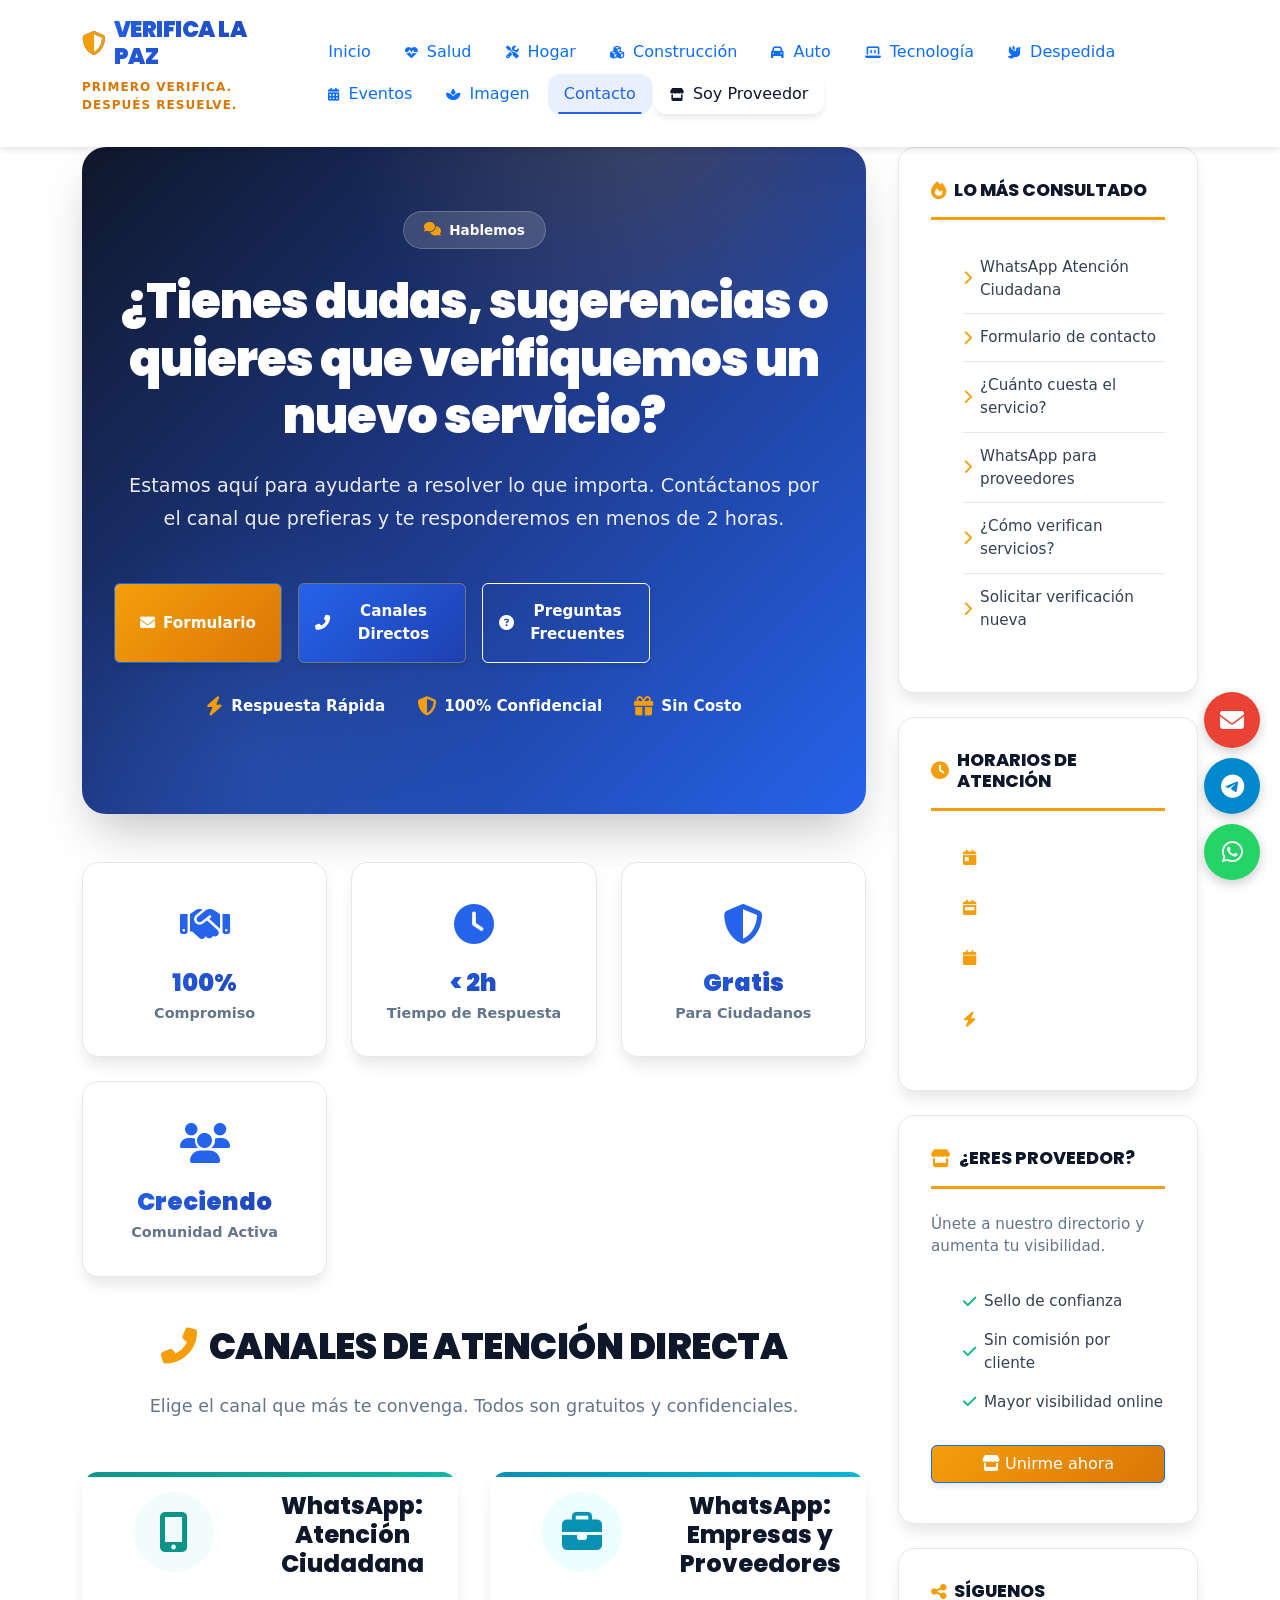
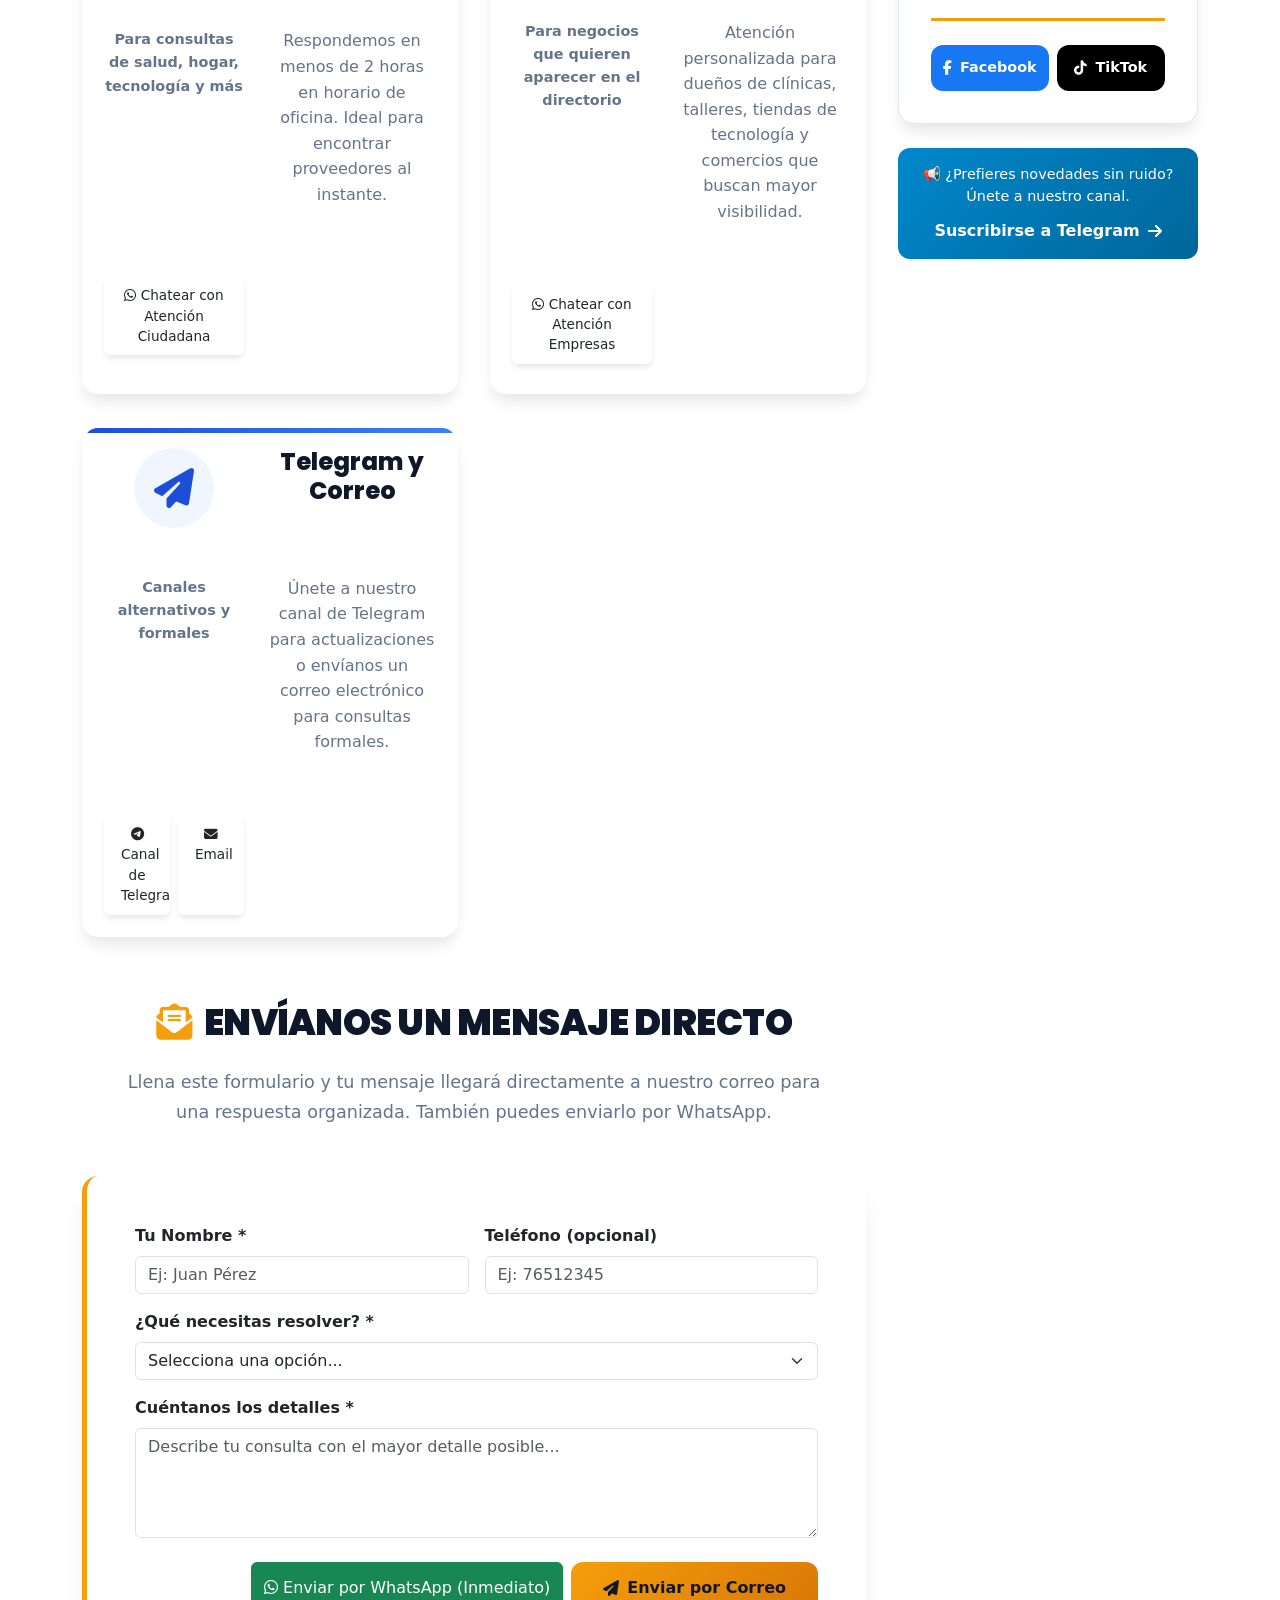
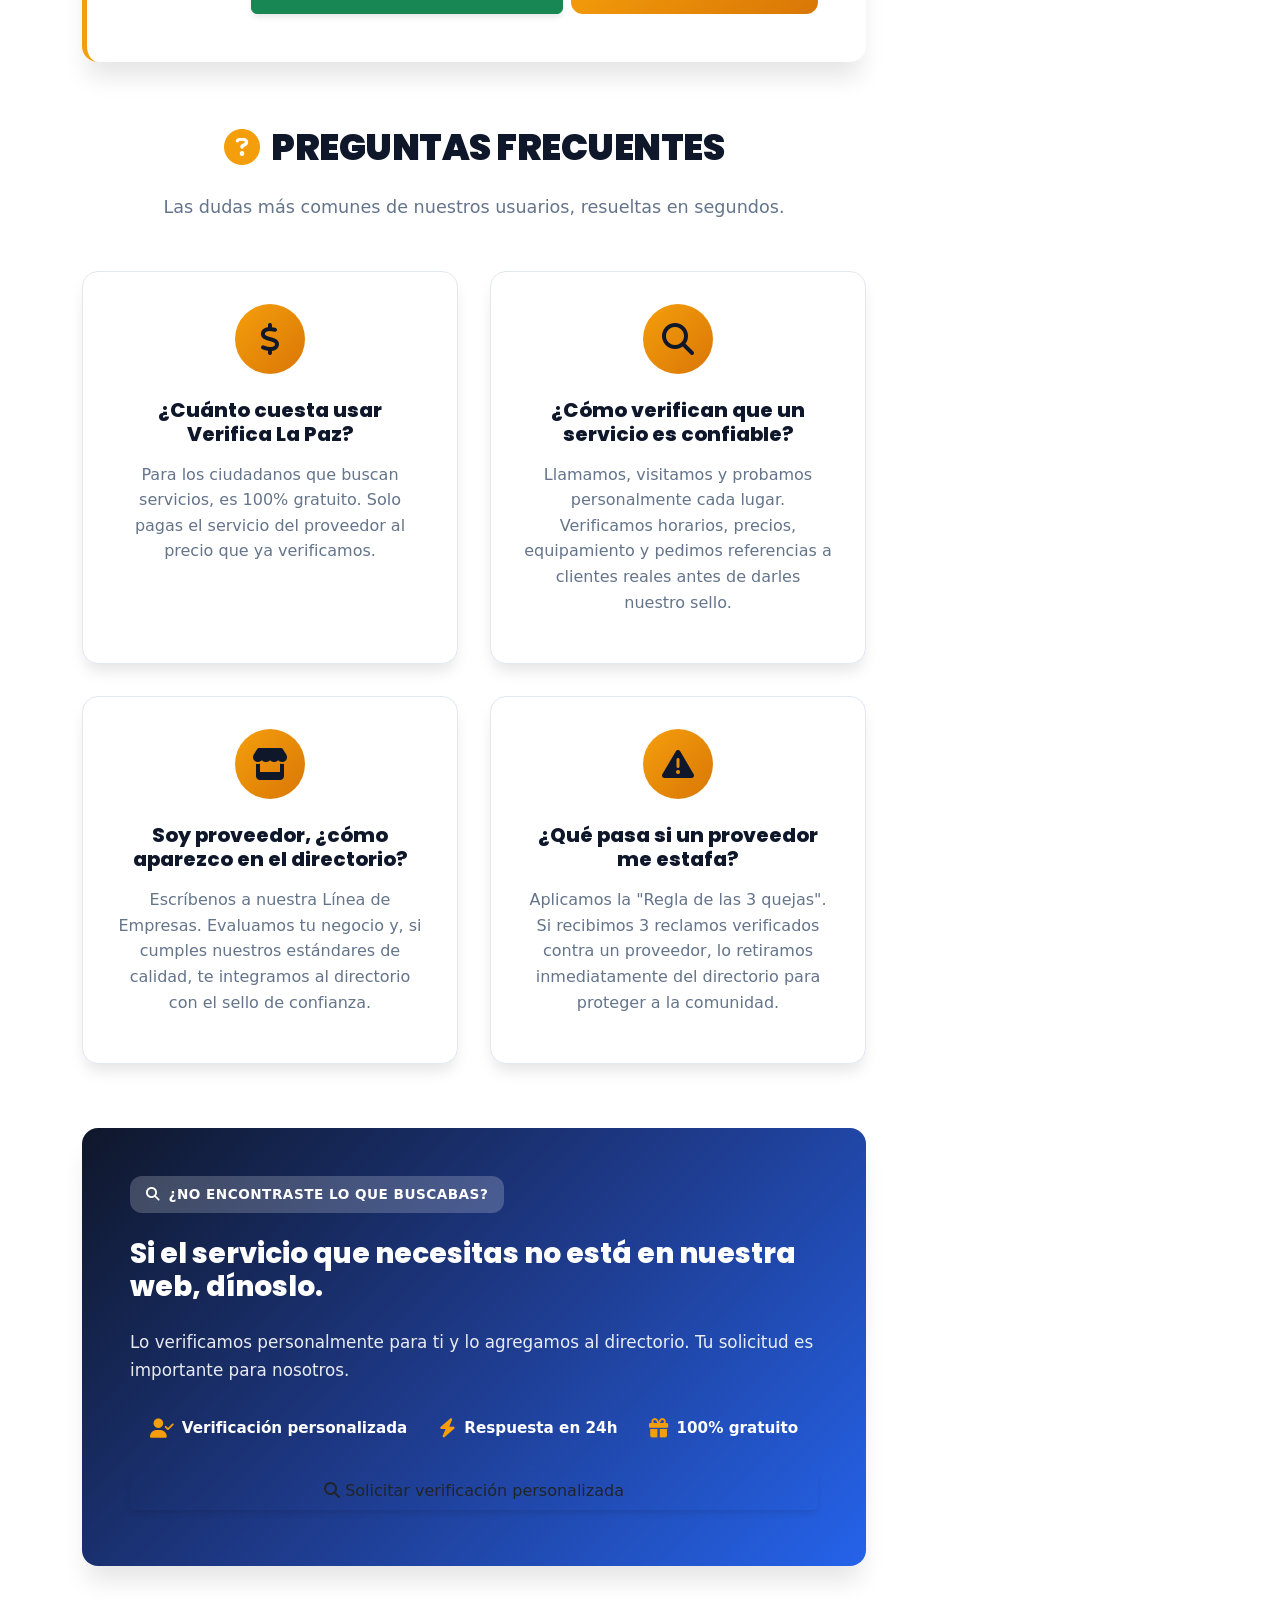
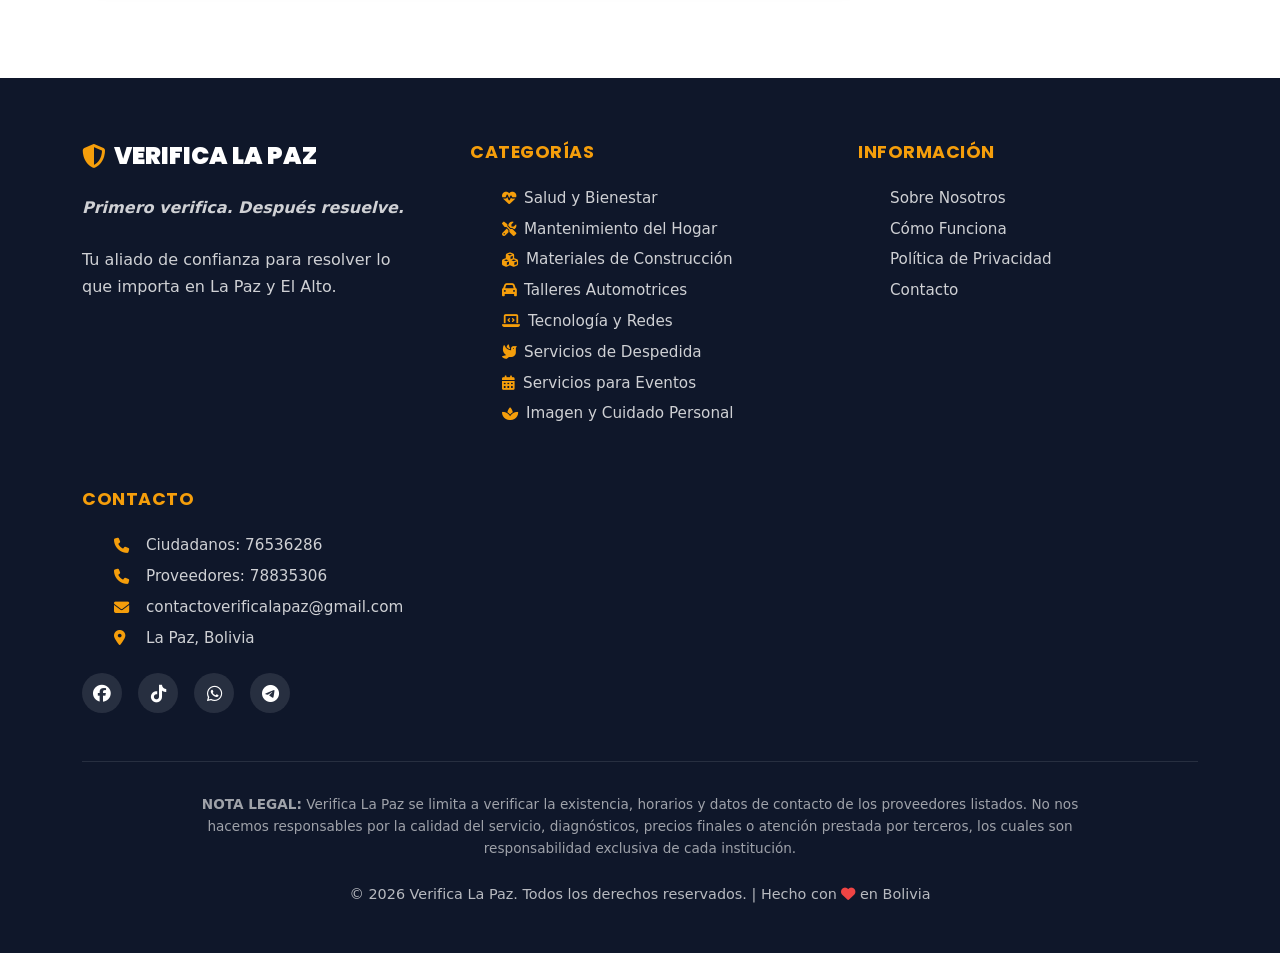
<file: contacto.html>
<!DOCTYPE html>
<html lang="es">
<head>
    <meta charset="UTF-8">
    <meta name="viewport" content="width=device-width, initial-scale=1.0">
    <meta name="description" content="Contáctanos para consultas, sugerencias o para verificar un nuevo servicio. Respuesta en menos de 2 horas.">
    <meta property="og:title" content="Contacto | Verifica La Paz">
    <meta property="og:description" content="¿Tienes dudas o quieres que verifiquemos un nuevo servicio? Contáctanos.">
    <meta property="og:type" content="website">
    <meta property="og:url" content="https://verificalapaz.com/contacto.html">
    <meta property="og:image" content="img/og-contacto.jpg">
    <meta property="og:locale" content="es_BO">
    <meta name="twitter:card" content="summary_large_image">
    <meta name="author" content="Verifica La Paz">
    <meta name="robots" content="index, follow">
    <meta name="theme-color" content="#0F172A">
    <link rel="canonical" href="https://verificalapaz.com/contacto.html">
    <title>Contacto | Verifica La Paz</title>
    <link rel="icon" type="image/png" href="img/favicon.png">
    <link rel="preconnect" href="https://fonts.googleapis.com">
    <link rel="preconnect" href="https://fonts.gstatic.com" crossorigin>
    <link href="https://fonts.googleapis.com/css2?family=Inter:wght@300;400;500;600;700;800;900&family=Poppins:wght@400;500;600;700;800;900&display=swap" rel="stylesheet">
    <link rel="stylesheet" href="https://cdnjs.cloudflare.com/ajax/libs/font-awesome/6.5.1/css/all.min.css">
    <link rel="stylesheet" href="css/style.css">
    <link href="https://cdn.jsdelivr.net/npm/bootstrap@5.3.0/dist/css/bootstrap.min.css" rel="stylesheet">
</head>
<body>

    <header class="header" id="header" role="banner">
        <div class="container header-content">
            <div class="logo">
                <h1><i class="fas fa-shield-alt" aria-hidden="true"></i> VERIFICA LA PAZ</h1>
                <p class="tagline">Primero verifica. Después resuelve.</p>
            </div>
            <button class="menu-toggle" id="menuToggle" aria-label="Abrir menú" aria-expanded="false" aria-controls="nav">
                <span></span><span></span><span></span>
            </button>
            <nav class="nav" id="nav" role="navigation" aria-label="Navegación principal">
                <a href="index.html" class="nav-link">Inicio</a>
                <a href="salud.html" class="nav-link"><i class="fas fa-heartbeat" aria-hidden="true"></i> Salud</a>
                <a href="hogar.html" class="nav-link"><i class="fas fa-tools" aria-hidden="true"></i> Hogar</a>
                <a href="construccion.html" class="nav-link"><i class="fas fa-cubes" aria-hidden="true"></i> Construcción</a>
                <a href="automotriz.html" class="nav-link"><i class="fas fa-car" aria-hidden="true"></i> Auto</a>
                <a href="tecnologia.html" class="nav-link"><i class="fas fa-laptop-code" aria-hidden="true"></i> Tecnología</a>
                <a href="funerarias.html" class="nav-link"><i class="fas fa-dove" aria-hidden="true"></i> Despedida</a>
                <a href="eventos.html" class="nav-link"><i class="fas fa-calendar-alt" aria-hidden="true"></i> Eventos</a>
                <a href="imagen.html" class="nav-link"><i class="fas fa-spa" aria-hidden="true"></i> Imagen</a>
                <a href="contacto.html" class="nav-link active" aria-current="page">Contacto</a>
                <a href="https://wa.me/59178835306?text=Hola,%20soy%20proveedor%20y%20quiero%20aparecer%20en%20el%20directorio" class="nav-link btn-proveedor" target="_blank" rel="noopener noreferrer">
                    <i class="fas fa-store" aria-hidden="true"></i> Soy Proveedor
                </a>
            </nav>
        </div>
    </header>

    <main class="main-content" role="main">
        <div class="container content-grid">
            <div class="content-main">
                
                <section class="hero" aria-labelledby="hero-title">
                    <div class="hero-content fade-in">
                        <div class="hero-badge"><i class="fas fa-comments" aria-hidden="true"></i> Hablemos</div>
                        <h2 class="hero-title" id="hero-title">¿Tienes dudas, sugerencias o quieres que verifiquemos un nuevo servicio?</h2>
                        <p class="hero-subtitle">Estamos aquí para ayudarte a resolver lo que importa. Contáctanos por el canal que prefieras y te responderemos en menos de 2 horas.</p>
                        
                        <div class="hero-buttons">
                            <a href="#formulario" class="btn btn-primary"><i class="fas fa-envelope" aria-hidden="true"></i> Formulario</a>
                            <a href="#canales" class="btn btn-secondary"><i class="fas fa-phone-alt" aria-hidden="true"></i> Canales Directos</a>
                            <a href="#faq" class="btn btn-outline" style="border-color: white; color: white;"><i class="fas fa-question-circle" aria-hidden="true"></i> Preguntas Frecuentes</a>
                        </div>
                        
                        <div class="hero-features">
                            <div class="hero-feature"><i class="fas fa-bolt" aria-hidden="true"></i><span>Respuesta Rápida</span></div>
                            <div class="hero-feature"><i class="fas fa-shield-alt" aria-hidden="true"></i><span>100% Confidencial</span></div>
                            <div class="hero-feature"><i class="fas fa-gift" aria-hidden="true"></i><span>Sin Costo</span></div>
                        </div>
                    </div>
                </section>

                <section class="stats-section fade-in" aria-labelledby="stats-title">
                    <h2 class="section-title" id="stats-title" style="position: absolute; width: 1px; height: 1px; overflow: hidden; clip: rect(0,0,0,0);">Compromiso de Atención</h2>
                    <div class="stats-grid">
                        <div class="stat-card"><div class="stat-icon"><i class="fas fa-handshake" aria-hidden="true"></i></div><div class="stat-number" style="font-size: 1.5rem;">100%</div><div class="stat-label">Compromiso</div></div>
                        <div class="stat-card"><div class="stat-icon"><i class="fas fa-clock" aria-hidden="true"></i></div><div class="stat-number" style="font-size: 1.5rem;">< 2h</div><div class="stat-label">Tiempo de Respuesta</div></div>
                        <div class="stat-card"><div class="stat-icon"><i class="fas fa-shield-alt" aria-hidden="true"></i></div><div class="stat-number" style="font-size: 1.5rem;">Gratis</div><div class="stat-label">Para Ciudadanos</div></div>
                        <div class="stat-card"><div class="stat-icon"><i class="fas fa-users" aria-hidden="true"></i></div><div class="stat-number" style="font-size: 1.5rem;">Creciendo</div><div class="stat-label">Comunidad Activa</div></div>
                    </div>
                </section>

                <section id="canales" class="fade-in" aria-labelledby="canales-title">
                    <h2 class="section-title" id="canales-title"><i class="fas fa-phone-alt" aria-hidden="true"></i> CANALES DE ATENCIÓN DIRECTA</h2>
                    <p class="section-description">Elige el canal que más te convenga. Todos son gratuitos y confidenciales.</p>

                    <div class="categories-grid">
                        <div class="category-card category-salud">
                            <div class="category-icon"><i class="fas fa-mobile-alt" aria-hidden="true"></i></div>
                            <h3>WhatsApp: Atención Ciudadana</h3>
                            <p class="category-subtitle">Para consultas de salud, hogar, tecnología y más</p>
                            <p>Respondemos en menos de 2 horas en horario de oficina. Ideal para encontrar proveedores al instante.</p>
                            <div class="category-actions">
                                <a href="https://wa.me/59176536286?text=Hola,%20necesito%20información%20sobre%20un%20servicio" class="btn btn-whatsapp btn-block" target="_blank" rel="noopener noreferrer">
                                    <i class="fab fa-whatsapp" aria-hidden="true"></i> Chatear con Atención Ciudadana
                                </a>
                            </div>
                        </div>

                        <div class="category-card category-tecnologia">
                            <div class="category-icon"><i class="fas fa-briefcase" aria-hidden="true"></i></div>
                            <h3>WhatsApp: Empresas y Proveedores</h3>
                            <p class="category-subtitle">Para negocios que quieren aparecer en el directorio</p>
                            <p>Atención personalizada para dueños de clínicas, talleres, tiendas de tecnología y comercios que buscan mayor visibilidad.</p>
                            <div class="category-actions">
                                <a href="https://wa.me/59178835306?text=Hola,%20soy%20empresa%20y%20quiero%20más%20información" class="btn btn-whatsapp btn-block" target="_blank" rel="noopener noreferrer">
                                    <i class="fab fa-whatsapp" aria-hidden="true"></i> Chatear con Atención Empresas
                                </a>
                            </div>
                        </div>

                        <div class="category-card category-auto">
                            <div class="category-icon"><i class="fas fa-paper-plane" aria-hidden="true"></i></div>
                            <h3>Telegram y Correo</h3>
                            <p class="category-subtitle">Canales alternativos y formales</p>
                            <p>Únete a nuestro canal de Telegram para actualizaciones o envíanos un correo electrónico para consultas formales.</p>
                            <div class="category-actions">
                                <a href="https://t.me/verificalapaz" class="btn btn-telegram" target="_blank" rel="noopener noreferrer"><i class="fab fa-telegram" aria-hidden="true"></i> Canal de Telegram</a>
                                <a href="mailto:contactoverificalapaz@gmail.com" class="btn btn-outline"><i class="fas fa-envelope" aria-hidden="true"></i> Email</a>
                            </div>
                        </div>
                    </div>
                </section>

                <section id="formulario" class="fade-in" style="margin-top: 4rem;" aria-labelledby="form-title">
                    <h2 class="section-title" id="form-title"><i class="fas fa-envelope-open-text" aria-hidden="true"></i> ENVÍANOS UN MENSAJE DIRECTO</h2>
                    <p class="section-description">Llena este formulario y tu mensaje llegará directamente a nuestro correo para una respuesta organizada. También puedes enviarlo por WhatsApp.</p>

                    <div class="featured-section">
                        <form action="https://formsubmit.co/contactoverificalapaz@gmail.com" method="POST">
                            <input type="hidden" name="_subject" value="Nueva consulta desde Verifica La Paz">
                            <input type="hidden" name="_captcha" value="false">
                            <input type="hidden" name="_next" value="https://verificalapaz.com/contacto.html?exito=1">
                            
                            <div class="row g-3">
                                <div class="col-md-6">
                                    <label class="form-label fw-bold" for="nombre">Tu Nombre *</label>
                                    <input type="text" class="form-control" name="nombre" required placeholder="Ej: Juan Pérez">
                                </div>
                                <div class="col-md-6">
                                    <label class="form-label fw-bold" for="telefono">Teléfono (opcional)</label>
                                    <input type="tel" class="form-control" name="telefono" placeholder="Ej: 76512345">
                                </div>
                                <div class="col-12">
                                    <label class="form-label fw-bold" for="tipo">¿Qué necesitas resolver? *</label>
                                    <select class="form-select" name="tipo" required>
                                        <option value="">Selecciona una opción...</option>
                                        <option value="Salud"> Salud (Clínica/Veterinaria)</option>
                                        <option value="Hogar"> Hogar (Plomero/Electricista)</option>
                                        <option value="Automotriz">🚗 Automotriz (Taller/Grúa)</option>
                                        <option value="Tecnologia">💻 Tecnología (Celulares/Laptops)</option>
                                        <option value="Construccion">🏗️ Materiales de Construcción</option>
                                        <option value="Funeraria">🕊️ Despedida y Homenaje</option>
                                        <option value="Eventos">🎉 Servicios para Eventos</option>
                                        <option value="Imagen"> Imagen y Cuidado Personal</option>
                                        <option value="Proveedor">🤝 Quiero ser proveedor</option>
                                        <option value="Otro">Otro / Sugerencia / Queja</option>
                                    </select>
                                </div>
                                <div class="col-12">
                                    <label class="form-label fw-bold" for="mensaje">Cuéntanos los detalles *</label>
                                    <textarea class="form-control" name="mensaje" rows="4" required placeholder="Describe tu consulta con el mayor detalle posible..."></textarea>
                                </div>
                            </div>
                            
                            <div class="d-flex gap-2 justify-content-end mt-4 flex-wrap">
                                <button type="button" class="btn btn-success" onclick="enviarWhatsAppDirecto()">
                                    <i class="fab fa-whatsapp" aria-hidden="true"></i> Enviar por WhatsApp (Inmediato)
                                </button>
                                <button type="submit" class="btn-submit">
                                    <i class="fas fa-paper-plane" aria-hidden="true"></i> Enviar por Correo
                                </button>
                            </div>
                        </form>
                    </div>
                </section>

                <section id="faq" class="fade-in" style="margin-top: 4rem;" aria-labelledby="faq-title">
                    <h2 class="section-title" id="faq-title"><i class="fas fa-question-circle" aria-hidden="true"></i> PREGUNTAS FRECUENTES</h2>
                    <p class="section-description">Las dudas más comunes de nuestros usuarios, resueltas en segundos.</p>

                    <div class="why-us-grid">
                        <div class="why-card">
                            <div class="why-icon"><i class="fas fa-dollar-sign" aria-hidden="true"></i></div>
                            <h3>¿Cuánto cuesta usar Verifica La Paz?</h3>
                            <p>Para los ciudadanos que buscan servicios, es 100% gratuito. Solo pagas el servicio del proveedor al precio que ya verificamos.</p>
                        </div>
                        <div class="why-card">
                            <div class="why-icon"><i class="fas fa-search" aria-hidden="true"></i></div>
                            <h3>¿Cómo verifican que un servicio es confiable?</h3>
                            <p>Llamamos, visitamos y probamos personalmente cada lugar. Verificamos horarios, precios, equipamiento y pedimos referencias a clientes reales antes de darles nuestro sello.</p>
                        </div>
                        <div class="why-card">
                            <div class="why-icon"><i class="fas fa-store" aria-hidden="true"></i></div>
                            <h3>Soy proveedor, ¿cómo aparezco en el directorio?</h3>
                            <p>Escríbenos a nuestra Línea de Empresas. Evaluamos tu negocio y, si cumples nuestros estándares de calidad, te integramos al directorio con el sello de confianza.</p>
                        </div>
                        <div class="why-card">
                            <div class="why-icon"><i class="fas fa-exclamation-triangle" aria-hidden="true"></i></div>
                            <h3>¿Qué pasa si un proveedor me estafa?</h3>
                            <p>Aplicamos la "Regla de las 3 quejas". Si recibimos 3 reclamos verificados contra un proveedor, lo retiramos inmediatamente del directorio para proteger a la comunidad.</p>
                        </div>
                    </div>
                </section>

                <section class="featured-section fade-in" style="margin-top: 4rem; background: var(--gradiente-hero); color: white; border-left: none;" aria-labelledby="cta-title">
                    <div class="featured-badge" style="background: rgba(255,255,255,0.2); color: white;"><i class="fas fa-search" aria-hidden="true"></i> ¿NO ENCONTRASTE LO QUE BUSCABAS?</div>
                    <h3 id="cta-title" style="color: white;">Si el servicio que necesitas no está en nuestra web, dínoslo.</h3>
                    <p style="color: rgba(255,255,255,0.9);">Lo verificamos personalmente para ti y lo agregamos al directorio. Tu solicitud es importante para nosotros.</p>
                    <div class="hero-features" style="margin: 2rem 0; justify-content: center;">
                        <div class="hero-feature"><i class="fas fa-user-check" aria-hidden="true"></i> Verificación personalizada</div>
                        <div class="hero-feature"><i class="fas fa-bolt" aria-hidden="true"></i> Respuesta en 24h</div>
                        <div class="hero-feature"><i class="fas fa-gift" aria-hidden="true"></i> 100% gratuito</div>
                    </div>
                    <div class="category-actions">
                        <a href="https://wa.me/59176536286?text=Hola,%20busco%20un%20servicio%20que%20no%20está%20en%20la%20web" class="btn btn-whatsapp btn-block" target="_blank" rel="noopener noreferrer">
                            <i class="fas fa-search" aria-hidden="true"></i> Solicitar verificación personalizada
                        </a>
                    </div>
                </section>

            </div>

            <aside class="sidebar" role="complementary">
                <div class="sidebar-section fade-in">
                    <h3><i class="fas fa-fire" aria-hidden="true"></i> LO MÁS CONSULTADO</h3>
                    <ul class="popular-list">
                        <li><a href="#canales"><i class="fas fa-chevron-right" aria-hidden="true"></i> WhatsApp Atención Ciudadana</a></li>
                        <li><a href="#formulario"><i class="fas fa-chevron-right" aria-hidden="true"></i> Formulario de contacto</a></li>
                        <li><a href="#faq"><i class="fas fa-chevron-right" aria-hidden="true"></i> ¿Cuánto cuesta el servicio?</a></li>
                        <li><a href="#canales"><i class="fas fa-chevron-right" aria-hidden="true"></i> WhatsApp para proveedores</a></li>
                        <li><a href="#faq"><i class="fas fa-chevron-right" aria-hidden="true"></i> ¿Cómo verifican servicios?</a></li>
                        <li><a href="#formulario"><i class="fas fa-chevron-right" aria-hidden="true"></i> Solicitar verificación nueva</a></li>
                    </ul>
                </div>
                <div class="sidebar-section fade-in">
                    <h3><i class="fas fa-clock" aria-hidden="true"></i> HORARIOS DE ATENCIÓN</h3>
                    <ul class="contact-info" style="color: var(--gris-oscuro);">
                        <li><i class="fas fa-calendar-day" aria-hidden="true"></i> Lunes a Viernes: 8:00 - 20:00</li>
                        <li><i class="fas fa-calendar-week" aria-hidden="true"></i> Sábados: 9:00 - 18:00</li>
                        <li><i class="fas fa-calendar" aria-hidden="true"></i> Domingos: 10:00 - 14:00</li>
                        <li><i class="fas fa-bolt" aria-hidden="true"></i> WhatsApp 24h para emergencias</li>
                    </ul>
                </div>
                <div class="sidebar-section fade-in">
                    <h3><i class="fas fa-store" aria-hidden="true"></i> ¿ERES PROVEEDOR?</h3>
                    <p>Únete a nuestro directorio y aumenta tu visibilidad.</p>
                    <ul class="provider-benefits">
                        <li><i class="fas fa-check" aria-hidden="true"></i> Sello de confianza</li>
                        <li><i class="fas fa-check" aria-hidden="true"></i> Sin comisión por cliente</li>
                        <li><i class="fas fa-check" aria-hidden="true"></i> Mayor visibilidad online</li>
                    </ul>
                    <a href="https://wa.me/59178835306?text=Hola,%20soy%20proveedor%20y%20quiero%20aparecer%20en%20el%20directorio" class="btn btn-primary btn-block" target="_blank" rel="noopener noreferrer"><i class="fas fa-store" aria-hidden="true"></i> Unirme ahora</a>
                </div>
                <div class="sidebar-section fade-in">
                    <h3><i class="fas fa-share-alt" aria-hidden="true"></i> SÍGUENOS</h3>
                    <div class="social-grid">
                        <a href="https://facebook.com/ContactoverificaLaPaz" class="social-link facebook" target="_blank" rel="noopener noreferrer"><i class="fab fa-facebook-f" aria-hidden="true"></i><span>Facebook</span></a>
                        <a href="https://tiktok.com/@verifica_la_paz" class="social-link tiktok" target="_blank" rel="noopener noreferrer"><i class="fab fa-tiktok" aria-hidden="true"></i><span>TikTok</span></a>
                    </div>
                </div>
            </aside>
        </div>
    </main>

    <footer class="footer" role="contentinfo">
        <div class="container">
            <div class="footer-content">
                <div class="footer-section">
                    <h3><i class="fas fa-shield-alt" aria-hidden="true"></i> VERIFICA LA PAZ</h3>
                    <p class="footer-tagline">Primero verifica. Después resuelve.</p>
                    <p>Tu aliado de confianza para resolver lo que importa en La Paz y El Alto.</p>
                </div>
                <div class="footer-section">
                    <h4>Categorías</h4>
                    <ul>
                        <li><a href="salud.html"><i class="fas fa-heartbeat" aria-hidden="true"></i> Salud y Bienestar</a></li>
                        <li><a href="hogar.html"><i class="fas fa-tools" aria-hidden="true"></i> Mantenimiento del Hogar</a></li>
                        <li><a href="construccion.html"><i class="fas fa-cubes" aria-hidden="true"></i> Materiales de Construcción</a></li>
                        <li><a href="automotriz.html"><i class="fas fa-car" aria-hidden="true"></i> Talleres Automotrices</a></li>
                        <li><a href="tecnologia.html"><i class="fas fa-laptop-code" aria-hidden="true"></i> Tecnología y Redes</a></li>
                        <li><a href="funerarias.html"><i class="fas fa-dove" aria-hidden="true"></i> Servicios de Despedida</a></li>
                        <li><a href="eventos.html"><i class="fas fa-calendar-alt" aria-hidden="true"></i> Servicios para Eventos</a></li>
                        <li><a href="imagen.html"><i class="fas fa-spa" aria-hidden="true"></i> Imagen y Cuidado Personal</a></li>
                    </ul>
                </div>
                <div class="footer-section">
                    <h4>Información</h4>
                    <ul>
                        <li><a href="#">Sobre Nosotros</a></li>
                        <li><a href="#">Cómo Funciona</a></li>
                        <li><a href="#">Política de Privacidad</a></li>
                        <li><a href="contacto.html">Contacto</a></li>
                    </ul>
                </div>
                <div class="footer-section">
                    <h4>Contacto</h4>
                    <ul class="contact-info">
                        <li><i class="fas fa-phone" aria-hidden="true"></i> Ciudadanos: 76536286</li>
                        <li><i class="fas fa-phone" aria-hidden="true"></i> Proveedores: 78835306</li>
                        <li><i class="fas fa-envelope" aria-hidden="true"></i> contactoverificalapaz@gmail.com</li>
                        <li><i class="fas fa-map-marker-alt" aria-hidden="true"></i> La Paz, Bolivia</li>
                    </ul>
                    <div class="footer-social">
                        <a href="https://facebook.com/ContactoverificaLaPaz" target="_blank" rel="noopener noreferrer"><i class="fab fa-facebook" aria-hidden="true"></i></a>
                        <a href="https://tiktok.com/@verifica_la_paz" target="_blank" rel="noopener noreferrer"><i class="fab fa-tiktok" aria-hidden="true"></i></a>
                        <a href="https://wa.me/59176536286" target="_blank" rel="noopener noreferrer"><i class="fab fa-whatsapp" aria-hidden="true"></i></a>
                        <a href="https://t.me/verificalapaz" target="_blank" rel="noopener noreferrer"><i class="fab fa-telegram" aria-hidden="true"></i></a>
                    </div>
                </div>
            </div>
            <div class="footer-bottom">
                <div class="footer-legal">
                    <p><strong>NOTA LEGAL:</strong> Verifica La Paz se limita a verificar la existencia, horarios y datos de contacto de los proveedores listados. No nos hacemos responsables por la calidad del servicio, diagnósticos, precios finales o atención prestada por terceros, los cuales son responsabilidad exclusiva de cada institución.</p>
                </div>
                <p class="copyright">© 2026 Verifica La Paz. Todos los derechos reservados. | Hecho con <i class="fas fa-heart" aria-hidden="true"></i> en Bolivia</p>
            </div>
        </div>
    </footer>

    <div class="toast-container position-fixed top-0 end-0 p-3" style="z-index: 9999; margin-top: 80px;" id="toastContainer" aria-live="polite" aria-atomic="true"></div>
    <button id="backToTop" class="back-to-top" aria-label="Volver arriba" title="Volver arriba"><i class="fas fa-arrow-up" aria-hidden="true"></i></button>

    <script src="js/main.js"></script>
    <script src="https://cdn.jsdelivr.net/npm/bootstrap@5.3.0/dist/js/bootstrap.bundle.min.js"></script>
    
    <script>
        function enviarWhatsAppDirecto() {
            const nombre = document.querySelector('input[name="nombre"]').value.trim() || 'Ciudadano';
            const tipo = document.querySelector('select[name="tipo"]').value || 'Consulta general';
            const mensaje = document.querySelector('textarea[name="mensaje"]').value.trim() || 'Sin detalles';
            
            const texto = `Hola, soy ${nombre}. Necesito ayuda con: ${tipo}.\n\nDetalles: ${mensaje}`;
            window.open(`https://wa.me/59176536286?text=${encodeURIComponent(texto)}`, '_blank');
            
            if (typeof showToast === 'function') {
                showToast('WhatsApp abierto', 'Tu mensaje se enviará por WhatsApp. ¡Gracias por contactarnos!', 'success');
            }
        }
    </script>
</body>
</html>
</file>
<file: css/style.css>
/* ========================================
   VERIFICA LA PAZ - CSS v9.3
   Móvil: Márgenes mínimos + Stats 2x2 + Textos balanceados + Menú hamburguesa compacto + Fuentes móviles aumentadas (ajuste milimétrico)
   Desktop: Sin cambios
   Última actualización: Octubre 2026
   ======================================== */

* {
    margin: 0;
    padding: 0;
    box-sizing: border-box;
}

:root {
    --azul-profundo: #0F172A;
    --azul-confianza: #2563EB;
    --azul-claro: #3B82F6;
    --azul-suave: #60A5FA;
    --dorado-calidad: #F59E0B;
    --dorado-oscuro: #D97706;
    --dorado-claro: #FCD34D;
    --verde-accion: #10B981;
    --verde-oscuro: #059669;
    --rojo-alerta: #EF4444;
    --gris-suave: #F8FAFC;
    --gris-medio: #64748B;
    --gris-claro: #94A3B8;
    --gris-borde: #E2E8F0;
    --gris-oscuro: #334155;
    --blanco: #FFFFFF;
    --negro: #0F172A;
    --color-salud: #0D9488;
    --color-salud-claro: #14B8A6;
    --bg-salud: #F0FDFA;
    --color-hogar: #EA580C;
    --color-hogar-claro: #F97316;
    --bg-hogar: #FFF7ED;
    --color-construccion: #C2410C;
    --color-construccion-claro: #EA580C;
    --bg-construccion: #FFF7ED;
    --color-auto: #1D4ED8;
    --color-auto-claro: #3B82F6;
    --bg-auto: #EFF6FF;
    --color-tecnologia: #0891B2;
    --color-tecnologia-claro: #06B6D4;
    --bg-tecnologia: #ECFEFF;
    --color-funeraria: #4338CA;
    --color-funeraria-claro: #6366F1;
    --bg-funeraria: #EEF2FF;
    --color-eventos: #8B5CF6;
    --color-eventos-claro: #A78BFA;
    --bg-eventos: #F3E8FF;
    --color-imagen: #7C3AED;
    --color-imagen-claro: #8B5CF6;
    --color-imagen-oscuro: #6D28D9;
    --bg-imagen: #F5F3FF;
    --gradiente-azul: linear-gradient(135deg, #2563EB 0%, #1E40AF 100%);
    --gradiente-dorado: linear-gradient(135deg, #F59E0B 0%, #D97706 100%);
    --gradiente-hero: linear-gradient(135deg, #0F172A 0%, #1E3A8A 50%, #2563EB 100%);
    --gradiente-eventos: linear-gradient(135deg, #8B5CF6 0%, #7C3AED 100%);
    --gradiente-construccion: linear-gradient(135deg, #C2410C 0%, #EA580C 100%);
    --gradiente-imagen: linear-gradient(135deg, #7C3AED 0%, #8B5CF6 100%);
    --sombra-xs: 0 1px 2px 0 rgba(0, 0, 0, 0.05);
    --sombra-sm: 0 4px 6px -1px rgba(0, 0, 0, 0.1);
    --sombra-md: 0 10px 15px -3px rgba(0, 0, 0, 0.1);
    --sombra-lg: 0 20px 25px -5px rgba(0, 0, 0, 0.1);
    --sombra-xl: 0 25px 50px -12px rgba(0, 0, 0, 0.25);
    --sombra-glow-azul: 0 0 40px rgba(37, 99, 235, 0.3);
    --sombra-glow-dorado: 0 0 40px rgba(245, 158, 11, 0.3);
    --sombra-glow-imagen: 0 0 40px rgba(124, 58, 237, 0.3);
    --radio-sm: 8px;
    --radio-md: 12px;
    --radio-lg: 16px;
    --radio-xl: 24px;
    --radio-full: 9999px;
    --fuente-titulos: 'Poppins', sans-serif;
    --fuente-cuerpo: 'Inter', sans-serif;
    --transicion-rapida: all 0.2s cubic-bezier(0.4, 0, 0.2, 1);
    --transicion-normal: all 0.3s cubic-bezier(0.4, 0, 0.2, 1);
    --espacio-xs: 0.5rem;
    --espacio-sm: 1rem;
    --espacio-md: 1.5rem;
    --espacio-lg: 2rem;
    --espacio-xl: 3rem;
    --espacio-2xl: 4rem;
}

html { scroll-behavior: smooth; }

body {
    font-family: var(--fuente-cuerpo);
    line-height: 1.6;
    color: var(--gris-oscuro);
    background: var(--gris-suave);
    -webkit-font-smoothing: antialiased;
    -moz-osx-font-smoothing: grayscale;
    overflow-x: hidden;
}

::selection { background: var(--dorado-calidad); color: var(--azul-profundo); }

.container { max-width: 1280px; margin: 0 auto; padding: 0 var(--espacio-md); }

*:focus-visible {
    outline: 3px solid var(--dorado-calidad);
    outline-offset: 2px;
    border-radius: var(--radio-sm);
}

.content-grid {
    display: grid;
    grid-template-columns: minmax(0, 1fr) 300px;
    gap: 2rem;
    align-items: start;
}
.content-main { min-width: 0; }

.header {
    background: rgba(255, 255, 255, 0.95);
    backdrop-filter: blur(20px);
    -webkit-backdrop-filter: blur(20px);
    border-bottom: 1px solid rgba(255, 255, 255, 0.2);
    padding: var(--espacio-sm) 0;
    position: sticky;
    top: 0;
    z-index: 1000;
    box-shadow: var(--sombra-sm);
    transition: var(--transicion-normal);
}

.header.scrolled { padding: var(--espacio-xs) 0; box-shadow: var(--sombra-md); background: rgba(255, 255, 255, 0.98); }
.header.hidden { transform: translateY(-100%); }

.header-content { display: flex; justify-content: space-between; align-items: center; gap: var(--espacio-md); }

.logo { display: flex; flex-direction: column; }

.logo h1 {
    font-family: var(--fuente-titulos);
    font-size: 1.75rem;
    font-weight: 900;
    background: var(--gradiente-azul);
    -webkit-background-clip: text;
    -webkit-text-fill-color: transparent;
    background-clip: text;
    letter-spacing: -0.5px;
    display: flex;
    align-items: center;
    gap: 0.5rem;
}

.logo h1 i { color: var(--dorado-calidad); -webkit-text-fill-color: var(--dorado-calidad); font-size: 1.5rem; }

.tagline { font-size: 0.75rem; color: var(--dorado-oscuro); font-weight: 600; text-transform: uppercase; letter-spacing: 1px; }

.menu-toggle {
    display: none;
    flex-direction: column;
    justify-content: center;
    align-items: center;
    gap: 5px;
    background: none;
    border: none;
    cursor: pointer;
    padding: 11px;
    z-index: 1001;
    min-width: 44px;
    min-height: 44px;
    border-radius: var(--radio-sm);
    transition: var(--transicion-rapida);
}

.menu-toggle:hover { background: rgba(37, 99, 235, 0.05); }
.menu-toggle:active { transform: scale(0.95); }

.menu-toggle span {
    width: 22px;
    height: 2.5px;
    background: var(--azul-profundo);
    border-radius: 2px;
    transition: var(--transicion-normal);
    display: block;
}

.menu-toggle.active span:nth-child(1) { transform: rotate(45deg) translate(5px, 5px); }
.menu-toggle.active span:nth-child(2) { opacity: 0; }
.menu-toggle.active span:nth-child(3) { transform: rotate(-45deg) translate(7px, -6px); }

.nav { display: flex; gap: var(--espacio-xs); align-items: center; flex-wrap: wrap; }

.nav-link {
    text-decoration: none;
    color: var(--gris-oscuro);
    font-weight: 600;
    font-size: 0.9rem;
    padding: 0.6rem 1rem;
    border-radius: var(--radio-md);
    transition: var(--transicion-rapida);
    position: relative;
}

.nav-link::after {
    content: '';
    position: absolute;
    bottom: 0;
    left: 50%;
    transform: translateX(-50%);
    width: 0;
    height: 2px;
    background: var(--azul-confianza);
    transition: var(--transicion-normal);
}

.nav-link:hover::after, .nav-link.active::after { width: 80%; }
.nav-link:hover { color: var(--azul-confianza); background: rgba(37, 99, 235, 0.05); }
.nav-link.active { color: var(--azul-confianza); background: rgba(37, 99, 235, 0.1); }

.btn-proveedor {
    background: var(--gradiente-dorado);
    color: var(--azul-profundo) !important;
    font-weight: 700;
    box-shadow: var(--sombra-sm);
    display: flex;
    align-items: center;
    gap: 0.5rem;
}

.btn-proveedor:hover { transform: translateY(-2px); box-shadow: var(--sombra-glow-dorado); color: var(--azul-profundo) !important; }
.btn-proveedor::after { display: none; }

.hero {
    background: var(--gradiente-hero);
    color: var(--blanco);
    padding: var(--espacio-2xl) var(--espacio-lg);
    border-radius: var(--radio-xl);
    margin-bottom: var(--espacio-xl);
    position: relative;
    overflow: hidden;
    box-shadow: var(--sombra-xl);
}

.hero::before {
    content: '';
    position: absolute;
    top: -50%;
    right: -10%;
    width: 600px;
    height: 600px;
    background: radial-gradient(circle, rgba(245, 158, 11, 0.15) 0%, transparent 70%);
    border-radius: 50%;
    animation: float 8s ease-in-out infinite;
}

.hero::after {
    content: '';
    position: absolute;
    bottom: -30%;
    left: -10%;
    width: 500px;
    height: 500px;
    background: radial-gradient(circle, rgba(59, 130, 246, 0.2) 0%, transparent 70%);
    border-radius: 50%;
    animation: float 10s ease-in-out infinite reverse;
}

@keyframes float {
    0%, 100% { transform: translateY(0) scale(1); }
    50% { transform: translateY(-20px) scale(1.05); }
}

.hero-content { position: relative; z-index: 1; text-align: center; }

.hero-badge {
    display: inline-flex;
    align-items: center;
    gap: 0.5rem;
    background: rgba(255, 255, 255, 0.15);
    backdrop-filter: blur(10px);
    padding: 0.5rem 1.25rem;
    border-radius: var(--radio-full);
    font-size: 0.85rem;
    font-weight: 600;
    margin-bottom: var(--espacio-md);
    border: 1px solid rgba(255, 255, 255, 0.2);
    animation: fadeInDown 0.6s ease-out;
}

.hero-badge i { color: var(--dorado-calidad); }

@keyframes fadeInDown {
    from { opacity: 0; transform: translateY(-20px); }
    to { opacity: 1; transform: translateY(0); }
}

.hero-title {
    font-family: var(--fuente-titulos);
    font-size: 3rem;
    font-weight: 900;
    margin-bottom: var(--espacio-md);
    letter-spacing: -1px;
    line-height: 1.2;
    animation: fadeInUp 0.8s ease-out;
}

@keyframes fadeInUp {
    from { opacity: 0; transform: translateY(30px); }
    to { opacity: 1; transform: translateY(0); }
}

.hero-subtitle { font-size: 1.2rem; max-width: 700px; margin: 0 auto var(--espacio-xl); opacity: 0.9; line-height: 1.7; animation: fadeInUp 1s ease-out; }

.hero-subtitle-short {
    max-width: 650px;
    font-size: 1.1rem;
    line-height: 1.5;
}

.hero-cta-whatsapp {
    max-width: 650px;
    margin: 0 auto var(--espacio-lg);
    animation: fadeInUp 1.1s ease-out;
    text-align: center;
}

.whatsapp-contact-box {
    display: flex;
    align-items: center;
    justify-content: center;
    gap: 1.5rem;
    background: rgba(255, 255, 255, 0.1);
    backdrop-filter: blur(10px);
    border: 2px solid rgba(255, 255, 255, 0.2);
    border-radius: var(--radio-full);
    padding: 1rem 2rem;
    margin-bottom: 0.75rem;
    flex-wrap: wrap;
}

.whatsapp-number {
    display: flex;
    align-items: center;
    gap: 0.75rem;
    color: white;
    font-size: 2rem;
    font-weight: 900;
    font-family: var(--fuente-titulos);
}

.whatsapp-number i { font-size: 1.5rem; color: var(--dorado-calidad); }

.numero-telefono {
    color: white;
    text-decoration: none;
    letter-spacing: 2px;
    transition: color 0.3s;
}

.numero-telefono:hover { color: var(--dorado-calidad); }

.btn-whatsapp-directo {
    display: flex;
    align-items: center;
    gap: 0.75rem;
    background: #25D366;
    color: white;
    padding: 0.875rem 1.75rem;
    border-radius: var(--radio-full);
    text-decoration: none;
    font-weight: 700;
    font-size: 1rem;
    box-shadow: 0 8px 20px rgba(37, 211, 102, 0.4);
    transition: all 0.3s ease;
    border: 2px solid rgba(255, 255, 255, 0.3);
}

.btn-whatsapp-directo:hover {
    background: #20BA5A;
    transform: translateY(-3px) scale(1.05);
    box-shadow: 0 12px 30px rgba(37, 211, 102, 0.6);
}

.btn-whatsapp-directo i { font-size: 1.5rem; }

.whatsapp-subtexto {
    color: rgba(255, 255, 255, 0.85);
    font-size: 0.9rem;
    margin: 0;
    font-weight: 500;
}

.hero-buttons {
    display: grid;
    grid-template-columns: repeat(4, 1fr);
    gap: var(--espacio-sm);
    max-width: 900px;
    margin: 0 auto var(--espacio-lg);
    animation: fadeInUp 1.2s ease-out;
}

.hero-buttons .btn { padding: 1rem 1rem; font-size: 0.95rem; font-weight: 700; display: flex; align-items: center; justify-content: center; gap: 0.5rem; }

.hero-features { display: flex; justify-content: center; gap: var(--espacio-lg); margin-bottom: var(--espacio-lg); flex-wrap: wrap; animation: fadeInUp 1.4s ease-out; }
.hero-feature { display: flex; align-items: center; gap: 0.5rem; font-size: 0.95rem; font-weight: 600; }
.hero-feature i { color: var(--dorado-calidad); font-size: 1.2rem; }

.btn-provider-link {
    display: inline-flex;
    align-items: center;
    gap: 0.5rem;
    background: rgba(245, 158, 11, 0.2);
    border: 2px solid var(--dorado-calidad);
    color: var(--dorado-calidad);
    padding: 0.875rem 1.75rem;
    border-radius: var(--radio-md);
    text-decoration: none;
    font-weight: 700;
    transition: var(--transicion-normal);
    animation: fadeInUp 1.6s ease-out;
}

.btn-provider-link:hover { background: var(--dorado-calidad); color: var(--azul-profundo); transform: translateY(-2px); box-shadow: var(--sombra-glow-dorado); }

.btn {
    display: inline-flex;
    align-items: center;
    justify-content: center;
    gap: 0.5rem;
    padding: 0.875rem 1.75rem;
    text-decoration: none;
    border-radius: var(--radio-md);
    font-weight: 700;
    font-size: 0.95rem;
    transition: var(--transicion-normal);
    border: 2px solid transparent;
    cursor: pointer;
    box-shadow: var(--sombra-sm);
    position: relative;
    overflow: hidden;
}

.btn::before {
    content: '';
    position: absolute;
    top: 50%;
    left: 50%;
    width: 0;
    height: 0;
    border-radius: 50%;
    background: rgba(255, 255, 255, 0.3);
    transform: translate(-50%, -50%);
    transition: width 0.6s, height 0.6s;
}

.btn:hover::before { width: 300px; height: 300px; }
.btn:hover { transform: translateY(-3px); box-shadow: var(--sombra-md); }

.btn-primary { background: var(--gradiente-dorado); color: var(--azul-profundo); }
.btn-primary:hover { box-shadow: var(--sombra-glow-dorado); }
.btn-secondary { background: var(--gradiente-azul); color: var(--blanco); }
.btn-outline { background: transparent; border-color: var(--azul-confianza); color: var(--azul-confianza); }
.btn-outline:hover { background: var(--azul-confianza); color: var(--blanco); }
.btn-whatsapp { background: #25D366; color: var(--blanco); }
.btn-whatsapp:hover { background: #20BA5A; box-shadow: 0 8px 20px rgba(37, 211, 102, 0.4); }
.btn-telegram { background: #0088cc; color: var(--blanco); }
.btn-telegram:hover { background: #006699; box-shadow: 0 8px 20px rgba(0, 136, 204, 0.4); }
.btn-block { width: 100%; margin-bottom: var(--espacio-xs); }

.btn-submit {
    background: var(--gradiente-dorado);
    color: var(--azul-profundo);
    border: none;
    padding: 0.875rem 2rem;
    border-radius: var(--radio-md);
    font-weight: 700;
    font-size: 1rem;
    cursor: pointer;
    transition: var(--transicion-normal);
    display: inline-flex;
    align-items: center;
    gap: 0.5rem;
}

.btn-submit:hover { transform: translateY(-2px); box-shadow: var(--sombra-glow-dorado); }

.btn-salud { background: var(--color-salud); color: var(--blanco); }
.btn-salud:hover { background: var(--color-salud-claro); box-shadow: 0 8px 20px rgba(13, 148, 136, 0.4); }
.btn-hogar { background: var(--color-hogar); color: var(--blanco); }
.btn-hogar:hover { background: var(--color-hogar-claro); box-shadow: 0 8px 20px rgba(234, 88, 12, 0.4); }
.btn-construccion { background: var(--color-construccion); color: var(--blanco); }
.btn-construccion:hover { background: var(--color-construccion-claro); box-shadow: 0 8px 20px rgba(194, 65, 12, 0.35); }
.btn-auto { background: var(--color-auto); color: var(--blanco); }
.btn-auto:hover { background: var(--color-auto-claro); box-shadow: 0 8px 20px rgba(29, 78, 216, 0.4); }
.btn-tecnologia { background: var(--color-tecnologia); color: var(--blanco); }
.btn-tecnologia:hover { background: var(--color-tecnologia-claro); box-shadow: 0 8px 20px rgba(8, 145, 178, 0.4); }
.btn-funeraria { background: var(--color-funeraria); color: var(--blanco); }
.btn-funeraria:hover { background: var(--color-funeraria-claro); box-shadow: 0 8px 20px rgba(67, 56, 202, 0.4); }
.btn-eventos { background: var(--color-eventos); color: var(--blanco); }
.btn-eventos:hover { background: var(--color-eventos-claro); box-shadow: 0 8px 20px rgba(139, 92, 246, 0.4); }
.btn-imagen { background: var(--color-imagen); color: var(--blanco); }
.btn-imagen:hover { background: var(--color-imagen-claro); box-shadow: var(--sombra-glow-imagen); }

.btn-outline.btn-salud { border-color: var(--color-salud); color: var(--color-salud); }
.btn-outline.btn-salud:hover { background: var(--color-salud); color: var(--blanco); }
.btn-outline.btn-hogar { border-color: var(--color-hogar); color: var(--color-hogar); }
.btn-outline.btn-hogar:hover { background: var(--color-hogar); color: var(--blanco); }
.btn-outline.btn-construccion { border-color: var(--color-construccion); color: var(--color-construccion); background: transparent; }
.btn-outline.btn-construccion:hover { background: var(--color-construccion); color: var(--blanco); }
.btn-outline.btn-auto { border-color: var(--color-auto); color: var(--color-auto); }
.btn-outline.btn-auto:hover { background: var(--color-auto); color: var(--blanco); }
.btn-outline.btn-tecnologia { border-color: var(--color-tecnologia); color: var(--color-tecnologia); }
.btn-outline.btn-tecnologia:hover { background: var(--color-tecnologia); color: var(--blanco); }
.btn-outline.btn-funeraria { border-color: var(--color-funeraria); color: var(--color-funeraria); }
.btn-outline.btn-funeraria:hover { background: var(--color-funeraria); color: var(--blanco); }
.btn-outline.btn-eventos { border-color: var(--color-eventos); color: var(--color-eventos); }
.btn-outline.btn-eventos:hover { background: var(--color-eventos); color: var(--blanco); }
.btn-outline.btn-imagen { border-color: var(--color-imagen); color: var(--color-imagen); }
.btn-outline.btn-imagen:hover { background: var(--color-imagen); color: var(--blanco); }

.btn-sm { padding: 0.5rem 1rem; font-size: 0.85rem; }

.section-title {
    font-family: var(--fuente-titulos);
    font-size: 2.25rem;
    font-weight: 900;
    color: var(--azul-profundo);
    text-align: center;
    margin-bottom: var(--espacio-md);
    display: flex;
    align-items: center;
    justify-content: center;
    gap: 0.75rem;
    letter-spacing: -0.5px;
}

.section-title i { color: var(--dorado-calidad); }

.section-description { text-align: center; font-size: 1.1rem; color: var(--gris-medio); max-width: 700px; margin: 0 auto var(--espacio-xl); line-height: 1.7; }

.stats-section { margin-bottom: var(--espacio-xl); }

.stats-grid { display: grid; grid-template-columns: repeat(auto-fit, minmax(200px, 1fr)); gap: var(--espacio-md); }

.stat-card {
    background: var(--blanco);
    padding: var(--espacio-lg);
    border-radius: var(--radio-lg);
    text-align: center;
    box-shadow: var(--sombra-md);
    transition: var(--transicion-normal);
    border: 1px solid var(--gris-borde);
    position: relative;
    overflow: hidden;
}

.stat-card::before {
    content: '';
    position: absolute;
    top: 0;
    left: -100%;
    width: 100%;
    height: 100%;
    background: linear-gradient(90deg, transparent, rgba(245, 158, 11, 0.1), transparent);
    transition: left 0.8s;
}

.stat-card:hover::before { left: 100%; }
.stat-card:hover { transform: translateY(-5px); box-shadow: var(--sombra-lg); }

.stat-icon { font-size: 2.5rem; color: var(--azul-confianza); margin-bottom: var(--espacio-sm); transition: var(--transicion-normal); }
.stat-card:hover .stat-icon { transform: scale(1.1) rotate(5deg); color: var(--dorado-calidad); }

.stat-number {
    font-family: var(--fuente-titulos);
    font-size: 2.5rem;
    font-weight: 900;
    color: var(--azul-profundo);
    line-height: 1;
    margin-bottom: var(--espacio-xs);
    background: var(--gradiente-azul);
    -webkit-background-clip: text;
    -webkit-text-fill-color: transparent;
    background-clip: text;
}

.stat-label { font-size: 0.9rem; color: var(--gris-medio); font-weight: 600; }

.categories-section { margin-bottom: var(--espacio-xl); }
.categories-grid { display: grid; grid-template-columns: repeat(auto-fit, minmax(300px, 1fr)); gap: var(--espacio-lg); }

.category-card {
    background: var(--blanco);
    padding: var(--espacio-lg);
    border-radius: var(--radio-lg);
    box-shadow: var(--sombra-md);
    transition: var(--transicion-normal);
    border: 2px solid transparent;
    position: relative;
    overflow: hidden;
}

.category-card::before { content: ''; position: absolute; top: 0; left: 0; right: 0; height: 5px; background: var(--gradiente-azul); }
.category-card:hover { transform: translateY(-8px); box-shadow: var(--sombra-xl); }

.category-icon {
    width: 80px;
    height: 80px;
    border-radius: 50%;
    display: flex;
    align-items: center;
    justify-content: center;
    margin: 0 auto var(--espacio-md);
    font-size: 2.5rem;
    transition: var(--transicion-normal);
}

.category-card:hover .category-icon { transform: scale(1.1) rotate(5deg); }

.category-salud::before { background: linear-gradient(135deg, var(--color-salud), var(--color-salud-claro)); }
.category-salud .category-icon { background: var(--bg-salud); color: var(--color-salud); }
.category-hogar::before { background: linear-gradient(135deg, var(--color-hogar), var(--color-hogar-claro)); }
.category-hogar .category-icon { background: var(--bg-hogar); color: var(--color-hogar); }
.category-construccion::before { background: var(--gradiente-construccion); }
.category-construccion .category-icon { background: var(--bg-construccion); color: var(--color-construccion); }
.category-auto::before { background: linear-gradient(135deg, var(--color-auto), var(--color-auto-claro)); }
.category-auto .category-icon { background: var(--bg-auto); color: var(--color-auto); }
.category-tecnologia::before { background: linear-gradient(135deg, var(--color-tecnologia), var(--color-tecnologia-claro)); }
.category-tecnologia .category-icon { background: var(--bg-tecnologia); color: var(--color-tecnologia); }
.category-funeraria::before { background: linear-gradient(135deg, var(--color-funeraria), var(--color-funeraria-claro)); }
.category-funeraria .category-icon { background: var(--bg-funeraria); color: var(--color-funeraria); }
.category-eventos::before { background: var(--gradiente-eventos); }
.category-eventos .category-icon { background: var(--bg-eventos); color: var(--color-eventos); }
.category-imagen::before { background: var(--gradiente-imagen); }
.category-imagen .category-icon { background: var(--bg-imagen); color: var(--color-imagen); }

.category-card h3 { font-family: var(--fuente-titulos); font-size: 1.5rem; font-weight: 800; color: var(--azul-profundo); text-align: center; margin-bottom: var(--espacio-xs); }
.category-subtitle { text-align: center; color: var(--dorado-oscuro); font-weight: 600; font-size: 0.9rem; margin-bottom: var(--espacio-md); }
.category-card > p { color: var(--gris-medio); text-align: center; margin-bottom: var(--espacio-md); line-height: 1.6; }

.category-services { list-style: none; margin-bottom: var(--espacio-md); }
.category-services li { padding: 0.5rem 0; color: var(--gris-oscuro); font-size: 0.95rem; display: flex; align-items: center; gap: 0.5rem; }
.category-services li i { color: var(--verde-accion); font-size: 0.9rem; }

.category-actions { display: flex; gap: var(--espacio-xs); justify-content: center; flex-wrap: wrap; }
.category-actions .btn { flex: 1; min-width: 140px; }

.proveedores-grid { display: grid; grid-template-columns: repeat(auto-fit, minmax(300px, 1fr)); gap: var(--espacio-lg); margin-top: var(--espacio-md); }

.category-card.minimal {
    padding: 1.5rem;
    transition: transform 0.3s ease, box-shadow 0.3s ease;
}

.category-card.minimal:hover {
    transform: translateY(-5px);
    box-shadow: 0 10px 30px rgba(0,0,0,0.1);
}

.category-card.minimal .category-icon {
    width: 60px;
    height: 60px;
    font-size: 1.8rem;
    margin-bottom: 1rem;
}

.category-card.minimal h3 { font-size: 1.2rem; margin-bottom: 0.3rem; }
.category-card.minimal .category-subtitle { font-size: 0.85rem; margin-bottom: 0.8rem; }
.category-card.minimal > p { font-size: 0.9rem; margin-bottom: 1rem; line-height: 1.5; color: var(--gris-medio); }
.category-card.minimal .category-services { display: none; }
.category-card.minimal .category-actions { justify-content: flex-start; margin-top: 0.5rem; }
.category-card.minimal .category-actions .btn { min-width: auto; padding: 0.6rem 1.2rem; font-size: 0.9rem; }

.category-card.minimal {
    opacity: 0;
    animation: fadeInCard 0.5s ease forwards;
}

.category-card.minimal:nth-child(1) { animation-delay: 0.05s; }
.category-card.minimal:nth-child(2) { animation-delay: 0.1s; }
.category-card.minimal:nth-child(3) { animation-delay: 0.15s; }
.category-card.minimal:nth-child(4) { animation-delay: 0.2s; }
.category-card.minimal:nth-child(5) { animation-delay: 0.25s; }
.category-card.minimal:nth-child(6) { animation-delay: 0.3s; }
.category-card.minimal:nth-child(7) { animation-delay: 0.35s; }
.category-card.minimal:nth-child(8) { animation-delay: 0.4s; }

@keyframes fadeInCard {
    from { opacity: 0; transform: translateY(20px); }
    to { opacity: 1; transform: translateY(0); }
}

.category-card.minimal:focus-within {
    outline: 3px solid var(--dorado-calidad);
    outline-offset: 2px;
    border-radius: var(--radio-lg);
}

.galeria-proveedor {
    width: 100%;
    border-radius: 10px;
    overflow: hidden;
    margin-bottom: 1rem;
    background: #f1f5f9;
    display: flex;
    gap: 0;
}

.img-galeria {
    width: 100%;
    height: 100%;
    object-fit: cover;
    display: block;
    transition: transform 0.3s ease;
    cursor: pointer;
}

.img-galeria:hover { transform: scale(1.03); }

.galeria-1 { height: 220px; }
.galeria-1 .img-galeria { height: 220px; }

.galeria-2 { height: 200px; flex-direction: row; gap: 0; }
.galeria-2 .img-galeria { width: 50%; height: 200px; border-right: 3px solid white; flex-shrink: 0; }
.galeria-2 .img-galeria:last-child { border-right: none; }

.galeria-3, .galeria-4 { flex-direction: column; height: auto; }

.galeria-3 .img-principal,
.galeria-4 .img-principal { width: 100%; height: 200px; border-radius: 10px 10px 0 0; }

.galeria-secundarias { display: flex; gap: 0; width: 100%; }

.galeria-secundarias .img-galeria { flex: 1; height: 90px; border-radius: 0 0 10px 10px; border-right: 3px solid white; }

.galeria-secundarias .img-galeria:last-child { border-right: none; }

.testimonials-section { margin-bottom: var(--espacio-xl); }
.testimonials-grid { display: grid; grid-template-columns: repeat(auto-fit, minmax(300px, 1fr)); gap: var(--espacio-lg); }

.testimonial-card {
    background: var(--blanco);
    padding: var(--espacio-lg);
    border-radius: var(--radio-lg);
    box-shadow: var(--sombra-md);
    transition: var(--transicion-normal);
    border: 1px solid var(--gris-borde);
    position: relative;
    overflow: hidden;
}

.testimonial-card::before {
    content: '\201C';
    position: absolute;
    top: -20px;
    right: 20px;
    font-size: 8rem;
    font-family: Georgia, serif;
    color: var(--dorado-calidad);
    opacity: 0.1;
    line-height: 1;
}

.testimonial-card:hover { transform: translateY(-5px); box-shadow: var(--sombra-lg); }
.testimonial-rating { color: var(--dorado-calidad); margin-bottom: var(--espacio-sm); font-size: 1rem; }
.testimonial-rating i { margin-right: 2px; }
.testimonial-text { color: var(--gris-oscuro); line-height: 1.7; margin-bottom: var(--espacio-md); font-style: italic; position: relative; z-index: 1; }

.testimonial-author { display: flex; align-items: center; gap: var(--espacio-sm); padding-top: var(--espacio-sm); border-top: 1px solid var(--gris-borde); }
.author-avatar { width: 48px; height: 48px; border-radius: 50%; background: var(--gradiente-azul); color: var(--blanco); display: flex; align-items: center; justify-content: center; font-weight: 700; font-size: 1.1rem; flex-shrink: 0; }
.author-info strong { display: block; color: var(--azul-profundo); font-weight: 700; font-size: 0.95rem; }
.author-info span { color: var(--gris-medio); font-size: 0.85rem; }

.skeleton-card { background: var(--blanco); padding: var(--espacio-lg); border-radius: var(--radio-lg); box-shadow: var(--sombra-md); animation: skeleton-pulse 1.5s ease-in-out infinite; }
.skeleton-badge, .skeleton-title, .skeleton-text, .skeleton-button { background: linear-gradient(90deg, #f0f0f0 25%, #e0e0e0 50%, #f0f0f0 75%); background-size: 200% 100%; animation: skeleton-shimmer 1.5s infinite; border-radius: var(--radio-sm); }
.skeleton-badge { width: 120px; height: 24px; margin-bottom: var(--espacio-sm); }
.skeleton-title { width: 80%; height: 24px; margin-bottom: var(--espacio-sm); }
.skeleton-text { width: 100%; height: 16px; margin-bottom: var(--espacio-xs); }
.skeleton-text.short { width: 60%; }
.skeleton-button { width: 140px; height: 40px; margin-top: var(--espacio-md); }

@keyframes skeleton-pulse { 0%, 100% { opacity: 1; } 50% { opacity: 0.7; } }
@keyframes skeleton-shimmer { 0% { background-position: 200% 0; } 100% { background-position: -200% 0; } }

.why-us-section { margin-bottom: var(--espacio-xl); }
.why-us-grid { display: grid; grid-template-columns: repeat(auto-fit, minmax(250px, 1fr)); gap: var(--espacio-lg); }

.why-card {
    background: var(--blanco);
    padding: var(--espacio-lg);
    border-radius: var(--radio-lg);
    text-align: center;
    box-shadow: var(--sombra-md);
    transition: var(--transicion-normal);
    border: 1px solid var(--gris-borde);
}

.why-card:hover { transform: translateY(-5px); box-shadow: var(--sombra-lg); }

.why-icon {
    width: 70px;
    height: 70px;
    border-radius: 50%;
    background: var(--gradiente-dorado);
    display: flex;
    align-items: center;
    justify-content: center;
    margin: 0 auto var(--espacio-md);
    font-size: 2rem;
    color: var(--azul-profundo);
    transition: var(--transicion-normal);
}

.why-card:hover .why-icon { transform: rotate(360deg) scale(1.1); }
.why-card h3 { font-family: var(--fuente-titulos); font-size: 1.25rem; font-weight: 800; color: var(--azul-profundo); margin-bottom: var(--espacio-sm); }
.why-card p { color: var(--gris-medio); line-height: 1.6; }

.featured-section {
    background: var(--blanco);
    padding: var(--espacio-xl);
    border-radius: var(--radio-lg);
    box-shadow: var(--sombra-lg);
    border-left: 5px solid var(--dorado-calidad);
    margin-bottom: var(--espacio-xl);
}

.featured-badge {
    display: inline-flex;
    align-items: center;
    gap: 0.5rem;
    background: var(--gradiente-dorado);
    color: var(--azul-profundo);
    padding: 0.5rem 1rem;
    border-radius: var(--radio-md);
    font-size: 0.85rem;
    font-weight: 800;
    margin-bottom: var(--espacio-md);
    text-transform: uppercase;
    letter-spacing: 0.5px;
}

.featured-section h3 { font-family: var(--fuente-titulos); font-size: 1.75rem; font-weight: 800; color: var(--azul-profundo); margin-bottom: var(--espacio-md); }
.featured-section > p { color: var(--gris-medio); font-size: 1.05rem; line-height: 1.7; margin-bottom: var(--espacio-md); }

.destacados-grid { 
    display: grid; 
    grid-template-columns: repeat(auto-fit, minmax(280px, 1fr)); 
    gap: var(--espacio-md); 
}

.destacado-card {
    background: var(--blanco);
    padding: var(--espacio-md);
    border-radius: var(--radio-lg);
    box-shadow: var(--sombra-md);
    transition: var(--transicion-normal);
    border: 2px solid transparent;
    position: relative;
    overflow: hidden;
}

.destacado-card::before { content: ''; position: absolute; top: 0; left: 0; right: 0; height: 4px; background: var(--gradiente-azul); }
.destacado-card.category-salud::before { background: linear-gradient(135deg, var(--color-salud), var(--color-salud-claro)); }
.destacado-card.category-hogar::before { background: linear-gradient(135deg, var(--color-hogar), var(--color-hogar-claro)); }
.destacado-card.category-construccion::before { background: var(--gradiente-construccion); }
.destacado-card.category-auto::before { background: linear-gradient(135deg, var(--color-auto), var(--color-auto-claro)); }
.destacado-card.category-tecnologia::before { background: linear-gradient(135deg, var(--color-tecnologia), var(--color-tecnologia-claro)); }
.destacado-card.category-funeraria::before { background: linear-gradient(135deg, var(--color-funeraria), var(--color-funeraria-claro)); }
.destacado-card.category-eventos::before { background: var(--gradiente-eventos); }
.destacado-card.category-imagen::before { background: var(--gradiente-imagen); }

.destacado-card:hover { transform: translateY(-5px); box-shadow: var(--sombra-xl); }

.destacado-badge {
    display: inline-flex;
    align-items: center;
    gap: 0.3rem;
    background: var(--gradiente-dorado);
    color: var(--azul-profundo);
    padding: 0.3rem 0.8rem;
    border-radius: var(--radio-full);
    font-size: 0.7rem;
    font-weight: 800;
    text-transform: uppercase;
    letter-spacing: 0.5px;
    margin-bottom: var(--espacio-sm);
}

.destacado-card h4 { font-family: var(--fuente-titulos); font-size: 1.2rem; font-weight: 800; color: var(--azul-profundo); margin-bottom: 0.3rem; }
.destacado-subtitle { color: var(--dorado-oscuro); font-weight: 600; font-size: 0.85rem; margin-bottom: var(--espacio-sm); }
.destacado-info { color: var(--gris-medio); font-size: 0.9rem; margin-bottom: 0.3rem; display: flex; align-items: center; gap: 0.5rem; }
.destacado-info i { color: var(--azul-confianza); width: 16px; }

.no-data { text-align: center; padding: var(--espacio-xl); color: var(--gris-medio); grid-column: 1 / -1; }
.no-data i { font-size: 3rem; color: var(--gris-claro); margin-bottom: var(--espacio-sm); display: block; }

.sidebar { position: sticky; top: 100px; height: fit-content; }

.sidebar-section {
    background: var(--blanco);
    padding: var(--espacio-lg);
    border-radius: var(--radio-lg);
    margin-bottom: var(--espacio-md);
    box-shadow: var(--sombra-md);
    border: 1px solid var(--gris-borde);
}

.sidebar-section h3 {
    font-family: var(--fuente-titulos);
    font-size: 1.1rem;
    font-weight: 800;
    color: var(--azul-profundo);
    margin-bottom: var(--espacio-md);
    display: flex;
    align-items: center;
    gap: 0.5rem;
    padding-bottom: var(--espacio-sm);
    border-bottom: 3px solid var(--dorado-calidad);
}

.sidebar-section h3 i { color: var(--dorado-calidad); }
.sidebar-section > p { color: var(--gris-medio); margin-bottom: var(--espacio-md); font-size: 0.95rem; }

.sidebar-compact .sidebar-section { padding: 1.25rem; }
.sidebar-compact .sidebar-section h3 { font-size: 1rem; margin-bottom: 0.75rem; padding-bottom: 0.5rem; }
.sidebar-compact .sidebar-section > p { font-size: 0.85rem; margin-bottom: 0.75rem; }

.popular-list { list-style: none; }
.popular-list li { padding: 0.75rem 0; border-bottom: 1px solid var(--gris-borde); transition: var(--transicion-rapida); }
.popular-list li:last-child { border-bottom: none; }
.popular-list li:hover { padding-left: 0.5rem; }
.popular-list a { color: var(--gris-oscuro); text-decoration: none; font-weight: 500; font-size: 0.95rem; display: flex; align-items: center; gap: 0.5rem; transition: var(--transicion-rapida); }
.popular-list a:hover { color: var(--azul-confianza); }
.popular-list a i { color: var(--dorado-calidad); font-size: 0.9rem; }

.provider-benefits { list-style: none; margin-bottom: var(--espacio-md); }
.provider-benefits li { padding: 0.5rem 0; color: var(--gris-oscuro); font-size: 0.95rem; display: flex; align-items: center; gap: 0.5rem; }
.provider-benefits li i { color: var(--verde-accion); }

.social-grid { display: grid; grid-template-columns: 1fr 1fr; gap: var(--espacio-xs); }
.social-link { display: flex; align-items: center; justify-content: center; gap: 0.5rem; padding: 0.75rem; border-radius: var(--radio-md); text-decoration: none; font-weight: 600; font-size: 0.9rem; transition: var(--transicion-normal); color: var(--blanco); }
.social-link.facebook { background: #1877F2; }
.social-link.facebook:hover { background: #166FE5; transform: translateY(-2px); }
.social-link.tiktok { background: #000000; }
.social-link.tiktok:hover { background: #333333; transform: translateY(-2px); }

.footer { background: var(--azul-profundo); color: var(--blanco); padding: var(--espacio-2xl) 0 var(--espacio-lg); margin-top: var(--espacio-2xl); }
.footer-content { display: grid; grid-template-columns: repeat(auto-fit, minmax(250px, 1fr)); gap: var(--espacio-xl); margin-bottom: var(--espacio-xl); }

.footer-section h3 { font-family: var(--fuente-titulos); font-size: 1.5rem; font-weight: 900; margin-bottom: var(--espacio-md); display: flex; align-items: center; gap: 0.5rem; }
.footer-section h3 i { color: var(--dorado-calidad); }
.footer-tagline { color: var(--dorado-calidad); font-style: italic; font-weight: 600; margin-bottom: var(--espacio-md); }
.footer-section p { color: rgba(255, 255, 255, 0.8); line-height: 1.7; margin-bottom: var(--espacio-md); }

.footer-section h4 { font-family: var(--fuente-titulos); font-size: 1.1rem; font-weight: 700; color: var(--dorado-calidad); margin-bottom: var(--espacio-md); text-transform: uppercase; letter-spacing: 0.5px; }
.footer-section ul { list-style: none; }
.footer-section ul li { margin-bottom: var(--espacio-xs); }
.footer-section ul a { color: rgba(255, 255, 255, 0.8); text-decoration: none; transition: var(--transicion-rapida); display: flex; align-items: center; gap: 0.5rem; font-size: 0.95rem; }
.footer-section ul a:hover { color: var(--dorado-calidad); padding-left: 0.5rem; }
.footer-section ul a i { color: var(--dorado-calidad); font-size: 0.9rem; }

.contact-info { list-style: none; }
.contact-info li { display: flex; align-items: center; gap: 0.75rem; color: rgba(255, 255, 255, 0.8); font-size: 0.95rem; margin-bottom: var(--espacio-sm); }
.contact-info li i { color: var(--dorado-calidad); width: 20px; }

.footer-social { display: flex; gap: var(--espacio-sm); margin-top: var(--espacio-md); }
.footer-social a { width: 40px; height: 40px; border-radius: 50%; background: rgba(255, 255, 255, 0.1); display: flex; align-items: center; justify-content: center; color: var(--blanco); text-decoration: none; transition: var(--transicion-normal); font-size: 1.1rem; }
.footer-social a:hover { background: var(--dorado-calidad); color: var(--azul-profundo); transform: translateY(-3px); }

.footer-bottom { border-top: 1px solid rgba(255, 255, 255, 0.1); padding-top: var(--espacio-lg); text-align: center; }
.footer-legal { margin-bottom: var(--espacio-md); }
.footer-legal p { color: rgba(255, 255, 255, 0.6); font-size: 0.85rem; line-height: 1.6; max-width: 900px; margin: 0 auto; }
.copyright { color: rgba(255, 255, 255, 0.7); font-size: 0.9rem; }
.copyright i { color: var(--rojo-alerta); }

.whatsapp-float {
    position: fixed;
    bottom: 30px;
    right: 30px;
    width: 60px;
    height: 60px;
    background: #25D366;
    color: var(--blanco);
    border-radius: 50%;
    display: flex;
    align-items: center;
    justify-content: center;
    font-size: 2rem;
    text-decoration: none;
    box-shadow: 0 4px 20px rgba(37, 211, 102, 0.4);
    transition: var(--transicion-normal);
    z-index: 999;
    animation: pulse 2s infinite;
}

@keyframes pulse {
    0%, 100% { box-shadow: 0 4px 20px rgba(37, 211, 102, 0.4); }
    50% { box-shadow: 0 4px 30px rgba(37, 211, 102, 0.6); }
}

.whatsapp-float:hover { transform: scale(1.1) rotate(10deg); background: #20BA5A; }

.back-to-top {
    position: fixed;
    bottom: 100px;
    right: 30px;
    width: 50px;
    height: 50px;
    background: var(--gradiente-azul);
    color: var(--blanco);
    border: none;
    border-radius: 50%;
    cursor: pointer;
    display: flex;
    align-items: center;
    justify-content: center;
    font-size: 1.2rem;
    box-shadow: var(--sombra-lg);
    opacity: 0;
    visibility: hidden;
    transform: translateY(20px);
    transition: var(--transicion-normal);
    z-index: 998;
}

.back-to-top.visible { opacity: 1; visibility: visible; transform: translateY(0); }
.back-to-top:hover { transform: translateY(-5px); box-shadow: var(--sombra-glow-azul); }

.toast-container { position: fixed; top: 20px; right: 20px; z-index: 9999; display: flex; flex-direction: column; gap: var(--espacio-sm); max-width: 400px; pointer-events: none; }

.toast {
    background: var(--blanco);
    border-radius: var(--radio-md);
    box-shadow: var(--sombra-xl);
    padding: var(--espacio-md);
    display: flex;
    align-items: flex-start;
    gap: var(--espacio-sm);
    border-left: 4px solid var(--azul-confianza);
    animation: slideInRight 0.3s ease-out;
    pointer-events: auto;
    position: relative;
    overflow: hidden;
}

.toast.toast-success { border-left-color: var(--verde-accion); }
.toast.toast-error { border-left-color: var(--rojo-alerta); }
.toast.toast-warning { border-left-color: var(--dorado-calidad); }

.toast-icon { font-size: 1.5rem; flex-shrink: 0; }
.toast-success .toast-icon { color: var(--verde-accion); }
.toast-error .toast-icon { color: var(--rojo-alerta); }
.toast-warning .toast-icon { color: var(--dorado-calidad); }
.toast-info .toast-icon { color: var(--azul-confianza); }

.toast-content { flex: 1; }
.toast-title { font-weight: 700; color: var(--azul-profundo); margin-bottom: 0.2rem; font-size: 0.95rem; }
.toast-message { color: var(--gris-medio); font-size: 0.85rem; line-height: 1.4; }

.toast-close { background: none; border: none; color: var(--gris-claro); cursor: pointer; padding: 0.25rem; font-size: 1rem; transition: var(--transicion-rapida); }
.toast-close:hover { color: var(--gris-oscuro); }

.toast-progress { position: absolute; bottom: 0; left: 0; height: 3px; background: var(--azul-confianza); animation: toast-progress 5s linear; }
.toast-success .toast-progress { background: var(--verde-accion); }
.toast-error .toast-progress { background: var(--rojo-alerta); }
.toast-warning .toast-progress { background: var(--dorado-calidad); }

@keyframes slideInRight { from { opacity: 0; transform: translateX(100%); } to { opacity: 1; transform: translateX(0); } }
@keyframes toast-progress { from { width: 100%; } to { width: 0%; } }
.toast.hiding { animation: slideOutRight 0.3s ease-out forwards; }
@keyframes slideOutRight { to { opacity: 0; transform: translateX(100%); } }

.fade-in { opacity: 0; transform: translateY(30px); transition: opacity 0.6s ease-out, transform 0.6s ease-out; }
.fade-in.visible { opacity: 1; transform: translateY(0); }

.badge-nivel {
    display: inline-flex;
    align-items: center;
    gap: 0.3rem;
    padding: 0.25rem 0.75rem;
    border-radius: 9999px;
    font-size: 0.75rem;
    font-weight: 700;
    text-transform: uppercase;
    letter-spacing: 0.3px;
    margin-bottom: 0.5rem;
}

.nivel-basico { background: #E2E8F0; color: #475569; border: 1px solid #CBD5E1; }
.nivel-verificado { background: #DBEAFE; color: #1E40AF; border: 1px solid #93C5FD; }
.nivel-premium { background: var(--gradiente-dorado); color: var(--azul-profundo); border: 1px solid var(--dorado-oscuro); }
.nivel-ultra { 
    background: linear-gradient(135deg, #F59E0B, #D97706); 
    color: white; 
    border: 1px solid #B45309; 
    box-shadow: 0 0 10px rgba(245, 158, 11, 0.5); 
}

.badge-24horas { 
    display: inline-flex; 
    align-items: center; 
    gap: 0.3rem; 
    background: #1F2937; 
    color: white; 
    padding: 0.25rem 0.6rem; 
    border-radius: 4px; 
    font-size: 0.75rem; 
    font-weight: 600; 
    margin-bottom: 0.5rem; 
}

.aviso-24horas { 
    font-size: 0.75rem; 
    color: #D97706; 
    font-style: italic; 
    margin-top: -0.5rem; 
    margin-bottom: 1rem; 
    font-weight: 500; 
}

.card-ultra-premium { 
    border: 2px solid #F59E0B !important; 
    box-shadow: 0 0 20px rgba(245, 158, 11, 0.2) !important; 
}

.rango-estimado-texto {
    font-size: 0.85rem;
    color: var(--gris-medio);
    font-style: italic;
    margin-top: -1rem;
    margin-bottom: 1.5rem;
    text-align: center;
    display: block;
    padding: 0 var(--espacio-md);
}

.aviso-directorio {
    max-width: 720px;
    margin: 0 auto 1.25rem;
    padding: 0.75rem 1rem;
    background: rgba(255,255,255,0.08);
    border: 1px solid rgba(255,255,255,0.18);
    border-radius: 10px;
    font-size: 0.82rem;
    line-height: 1.6;
    color: rgba(255,255,255,0.85);
}

.smart-contact-buttons {
    position: fixed;
    bottom: 20px;
    right: 20px;
    z-index: 1000;
    display: flex;
    flex-direction: column;
    gap: 10px;
    align-items: flex-end;
}

.contact-button-wrapper {
    position: relative;
    transform: translateX(150%);
    opacity: 0;
    transition: all 0.3s cubic-bezier(0.68, -0.55, 0.265, 1.55);
}

.contact-button-wrapper.visible {
    transform: translateX(0);
    opacity: 1;
}

.contact-btn {
    width: 56px;
    height: 56px;
    border-radius: 50%;
    display: flex;
    align-items: center;
    justify-content: center;
    color: white;
    font-size: 1.5rem;
    box-shadow: 0 4px 12px rgba(0,0,0,0.2);
    transition: all 0.3s;
    position: relative;
    text-decoration: none;
}

.contact-btn:hover {
    transform: scale(1.1) rotate(5deg);
    box-shadow: 0 6px 20px rgba(0,0,0,0.3);
}

.contact-btn.whatsapp { background: #25D366; }
.contact-btn.telegram { background: #0088cc; }
.contact-btn.email { background: #EA4335; }

.contact-btn.primary {
    width: 64px;
    height: 64px;
    font-size: 2rem;
    animation: pulse-whatsapp 2s infinite;
}

@keyframes pulse-whatsapp {
    0%, 100% { box-shadow: 0 4px 12px rgba(37, 211, 102, 0.4); }
    50% { box-shadow: 0 4px 20px rgba(37, 211, 102, 0.7); }
}

.btn-tooltip {
    position: absolute;
    right: 70px;
    background: rgba(0,0,0,0.8);
    color: white;
    padding: 6px 12px;
    border-radius: 6px;
    font-size: 0.85rem;
    white-space: nowrap;
    opacity: 0;
    pointer-events: none;
    transition: opacity 0.3s;
}

.contact-btn:hover .btn-tooltip { opacity: 1; }

.telegram-subtle-invite {
    background: linear-gradient(135deg, #0088cc 0%, #006699 100%);
    color: white;
    padding: 16px;
    border-radius: 12px;
    margin-top: 16px;
    text-align: center;
}

.telegram-subtle-invite p { margin: 0 0 12px 0; font-size: 0.9rem; font-weight: 500; }
.telegram-subtle-invite a { color: white; text-decoration: none; font-weight: 600; display: inline-flex; align-items: center; gap: 8px; transition: gap 0.3s; }
.telegram-subtle-invite a:hover { gap: 12px; }

.quick-search-modal {
    display: none;
    position: fixed;
    top: 0; left: 0; right: 0; bottom: 0;
    z-index: 9999;
}

.quick-search-modal.active {
    display: flex;
    align-items: flex-start;
    justify-content: center;
    padding-top: 100px;
}

.quick-search-overlay {
    position: absolute;
    top: 0; left: 0; right: 0; bottom: 0;
    background: rgba(15, 23, 42, 0.8);
    backdrop-filter: blur(4px);
}

.quick-search-container {
    position: relative;
    background: white;
    border-radius: 16px;
    width: 90%;
    max-width: 640px;
    box-shadow: 0 25px 50px -12px rgba(0, 0, 0, 0.5);
    overflow: hidden;
}

.search-header {
    display: flex;
    align-items: center;
    gap: 12px;
    padding: 20px 24px;
    border-bottom: 1px solid #e2e8f0;
}

.search-header i { font-size: 1.25rem; color: #64748b; }

#quickSearchInput {
    flex: 1;
    border: none;
    font-size: 1.1rem;
    outline: none;
    color: #1e293b;
}

.search-shortcuts {
    padding: 12px 24px;
    background: #f8fafc;
    display: flex;
    align-items: center;
    gap: 12px;
    font-size: 0.85rem;
    color: #64748b;
}

.shortcut-label { font-weight: 600; }

kbd {
    background: #e2e8f0;
    padding: 2px 8px;
    border-radius: 4px;
    font-family: monospace;
    font-size: 0.8rem;
    border: 1px solid #cbd5e1;
}

.quick-search-results {
    max-height: 400px;
    overflow-y: auto;
    padding: 8px 0;
}

.quick-result-item {
    display: flex;
    align-items: center;
    gap: 12px;
    padding: 12px 24px;
    text-decoration: none;
    color: #1e293b;
    transition: background 0.2s;
}

.quick-result-item:hover, .quick-result-item.active { background: #f1f5f9; }
.quick-result-item i:first-child { width: 20px; color: #3b82f6; }

.result-info { flex: 1; }
.result-info strong { display: block; font-weight: 600; }
.result-info span { font-size: 0.85rem; color: #64748b; }

.search-footer {
    padding: 12px 24px;
    background: #f8fafc;
    border-top: 1px solid #e2e8f0;
    color: #64748b;
    font-size: 0.85rem;
}

@media (min-width: 1400px) {
    .categories-grid { grid-template-columns: repeat(4, 1fr); gap: 1.25rem; }
    .category-card.minimal { padding: 1.25rem; }
}

@media (min-width: 1201px) {
    .nav { gap: 2px; flex-wrap: nowrap; }
    .nav-link { padding: 0.5rem 0.6rem; font-size: 0.82rem; }
    .nav-link i { margin-right: 4px; font-size: 0.8rem; }
    .logo h1 { font-size: 1.4rem; }
}

@media (max-width: 1200px) {
    .menu-toggle { display: flex; }
    .nav { 
        position: fixed; 
        top: 0; 
        right: -100%; 
        width: 75%; 
        max-width: 280px; 
        height: 100vh; 
        background: var(--blanco); 
        flex-direction: column; 
        padding: 1.5rem 1rem; 
        box-shadow: var(--sombra-xl); 
        transition: var(--transicion-normal); 
        z-index: 1000; 
        overflow-y: auto;
        align-items: stretch;
        gap: 0.25rem;
    }
    .nav.active { right: 0; }
    .nav-link { 
        width: 100%; 
        text-align: center; 
        padding: 0.75rem 0.5rem;
        font-size: 0.95rem;
    }
    .btn-proveedor { margin-top: 0.75rem; justify-content: center; }
    
    .hero-title { font-size: 2.25rem; }
    .hero-buttons { grid-template-columns: repeat(2, 1fr); }
    .hero-features { flex-direction: column; gap: var(--espacio-sm); }
    .section-title { font-size: 1.75rem; }
    .categories-grid { grid-template-columns: repeat(2, 1fr); gap: 1.25rem; }
    .why-us-grid { grid-template-columns: 1fr; }
    .sidebar { position: static; margin-top: 1rem; }
    .content-grid { grid-template-columns: 1fr; gap: 2rem; }
    .back-to-top { bottom: 90px; right: 20px; width: 45px; height: 45px; }
    .toast-container { top: 80px; right: 10px; left: 10px; max-width: none; }
    
    .galeria-2 { height: 180px; }
    .galeria-2 .img-galeria { height: 180px; }
    .galeria-3 .img-principal,
    .galeria-4 .img-principal { height: 180px; }
    .galeria-secundarias .img-galeria { height: 80px; }
}

@media (max-width: 768px) {
    .header { padding: 0.4rem 0; }
    .container { padding: 0 0.5rem; }
    .logo h1 { font-size: 1.2rem; }
    .logo h1 i { font-size: 1.1rem; }
    .tagline { font-size: 0.6rem; }
    
    .menu-toggle {
        padding: 10px !important;
        min-width: 44px !important;
        min-height: 44px !important;
    }
    
    .menu-toggle span {
        width: 20px !important;
        height: 2.5px !important;
    }
    
    .nav {
        width: 70% !important;
        max-width: 260px !important;
        padding: 1.25rem 0.75rem !important;
        gap: 0.2rem !important;
    }
    
    .nav-link {
        padding: 0.65rem 0.5rem !important;
        font-size: 1.05rem !important;
    }
    
    .btn-proveedor {
        margin-top: 0.5rem !important;
        padding: 0.6rem 0.75rem !important;
        font-size: 0.9rem !important;
    }
    
    .hero { 
        padding: 1rem 0.5rem;
        border-radius: var(--radio-lg);
        margin-bottom: 1rem;
    }
    .hero-title { 
        font-size: 1.6rem;
        margin-bottom: 0.4rem;
        line-height: 1.2;
    }
    .hero-subtitle,
    .hero-subtitle-short { 
        font-size: 0.95rem;
        margin-bottom: 0.6rem;
        line-height: 1.4;
    }

    .whatsapp-contact-box {
        flex-direction: row;
        gap: 0.5rem;
        padding: 0.6rem 0.8rem;
        margin-bottom: 0.4rem;
        flex-wrap: nowrap;
    }
    
    .whatsapp-number {
        font-size: 1.2rem;
        gap: 0.3rem;
        flex-shrink: 0;
    }
    
    .whatsapp-number i {
        font-size: 1rem;
    }
    
    .btn-whatsapp-directo {
        flex: 1;
        justify-content: center;
        padding: 0.5rem 0.7rem;
        font-size: 0.92rem;
        white-space: nowrap;
    }
    
    .btn-whatsapp-directo i {
        font-size: 0.95rem;
    }
    
    .whatsapp-subtexto {
        font-size: 0.85rem;
        margin-bottom: 0.5rem;
        text-wrap: balance;
    }
    
    .hero-buttons { 
        grid-template-columns: repeat(2, 1fr) !important;
        gap: 0.4rem;
        margin-top: 0.6rem;
    }
    .hero-buttons .btn { 
        padding: 0.55rem 0.3rem; 
        font-size: 0.88rem;
    }
    .hero-buttons .btn i {
        font-size: 0.75rem;
    }
    .hero-features { 
        flex-direction: column; 
        gap: 0.3rem;
        margin-bottom: 0.5rem;
    }
    .hero-feature { font-size: 0.9rem; }
    .hero-feature i { font-size: 0.85rem; }
    .btn-provider-link { 
        padding: 0.5rem 0.75rem;
        font-size: 0.9rem;
    }
    
    .section-title { 
        font-size: 1.6rem;
        margin-bottom: 0.6rem;
    }
    .section-description { 
        font-size: 1rem;
        margin-bottom: 0.8rem;
        padding: 0 0.5rem;
    }
    
    .stats-grid { 
        grid-template-columns: repeat(2, 1fr) !important;
        gap: 0.5rem;
        padding: 0 0.3rem;
    }
    .stat-card { 
        padding: 0.7rem 0.4rem;
        min-height: auto;
    }
    .stat-icon { 
        font-size: 1.4rem; 
        margin-bottom: 0.25rem;
    }
    .stat-number { 
        font-size: 1.5rem; 
        word-break: keep-all;
        white-space: nowrap;
    }
    .stat-label { 
        font-size: 0.82rem; 
        line-height: 1.2;
        word-break: break-word;
    }
    
    .category-card.minimal .category-services {
        display: block;
        margin-top: 0.5rem;
        padding-top: 0.5rem;
        border-top: 1px solid var(--gris-borde);
    }
    
    .category-card.minimal .category-services li {
        font-size: 0.88rem;
        padding: 0.2rem 0;
    }
    
    .category-card.minimal {
        padding: 0.9rem;
    }
    
    .category-card.minimal .category-icon {
        width: 45px;
        height: 45px;
        font-size: 1.3rem;
    }
    
    .category-card.minimal h3 {
        font-size: 1.15rem;
    }
    
    .category-card.minimal > p {
        font-size: 0.92rem;
    }
    
    .categories-grid { 
        grid-template-columns: 1fr;
        gap: 0.8rem;
    }
    .category-card { padding: 0.9rem; }
    .category-icon { 
        width: 55px; 
        height: 55px; 
        font-size: 1.8rem;
        margin-bottom: 0.6rem;
    }
    .category-card h3 { font-size: 1.25rem; }
    .category-actions .btn { min-width: 110px; font-size: 0.88rem; }
    
    .galeria-1,
    .galeria-1 .img-galeria { height: 160px; }
    
    .galeria-2 { 
        height: 130px !important; 
        flex-direction: row !important;
        gap: 0 !important;
    }
    .galeria-2 .img-galeria { 
        width: 50% !important;
        height: 130px !important;
        border-right: 2px solid white;
        flex-shrink: 0;
    }
    .galeria-2 .img-galeria:last-child { border-right: none; }
    
    .galeria-3, .galeria-4 { flex-direction: column; }
    .galeria-3 .img-principal,
    .galeria-4 .img-principal { height: 130px; }
    
    .galeria-secundarias { flex-direction: row !important; flex-wrap: nowrap; gap: 0; }
    .galeria-secundarias .img-galeria { 
        height: 55px;
        flex: 1;
        min-width: 0;
        border-right: 2px solid white;
    }
    .galeria-secundarias .img-galeria:last-child { border-right: none; }
    
    .proveedores-grid { 
        grid-template-columns: 1fr;
        gap: 0.8rem;
    }
    
    .testimonials-grid { grid-template-columns: 1fr; }
    .testimonial-card { padding: 0.9rem; }
    
    .why-us-grid { grid-template-columns: 1fr; gap: 0.8rem; }
    .why-card { padding: 0.9rem; }
    .why-icon { 
        width: 55px; 
        height: 55px; 
        font-size: 1.3rem;
    }
    .why-card h3 { font-size: 1.15rem; }
    
    .featured-section { 
        padding: 0.9rem;
        border-left-width: 4px;
        margin-bottom: 1rem;
    }
    .featured-section h3 { font-size: 1.3rem; }
    
    .destacados-grid { 
        grid-template-columns: 1fr;
        gap: 0.8rem;
    }
    .destacado-card { padding: 0.8rem; }
    
    .footer { padding: 1.5rem 0 1rem; }
    .footer-content { 
        grid-template-columns: 1fr;
        gap: 1.2rem;
        padding: 0 0.5rem;
    }
    .footer-section h3 { font-size: 1.25rem; }
    .footer-section h4 { font-size: 1.05rem; }
    .footer-legal p { font-size: 0.78rem; }
    
    .whatsapp-float { 
        width: 50px; 
        height: 50px; 
        font-size: 1.4rem; 
        bottom: 15px; 
        right: 15px;
    }
    .back-to-top { 
        bottom: 75px; 
        right: 15px; 
        width: 40px; 
        height: 40px;
        font-size: 0.9rem;
    }
    
    .sidebar { 
        position: static;
        margin-top: 1rem;
    }
    .sidebar-section { padding: 0.9rem; }
    .sidebar-compact .sidebar-section { padding: 0.75rem; }
    
    .toast-container { 
        top: auto;
        bottom: 80px;
        right: 8px; 
        left: 8px; 
        max-width: none;
    }
    .toast { font-size: 0.85rem; }
    
    .btn { 
        padding: 0.7rem 1.2rem;
        min-height: 40px;
    }
    .btn-sm { 
        padding: 0.5rem 0.75rem;
        min-height: 36px;
    }
    
    .aviso-directorio { font-size: 0.75rem; text-align: left; padding: 0.5rem 0.6rem; }

    .smart-contact-buttons {
        bottom: 12px;
        right: 12px;
    }
    .contact-btn { width: 45px; height: 45px; font-size: 1.2rem; }
    .contact-btn.primary { width: 50px; height: 50px; }
    .btn-tooltip { display: none; }
}

@media (max-width: 360px) {
    .hero-title { font-size: 1.15rem; }
    .hero-subtitle,
    .hero-subtitle-short { font-size: 0.75rem; }
    
    .whatsapp-number {
        font-size: 1.1rem;
    }
    
    .btn-whatsapp-directo {
        padding: 0.45rem 0.6rem;
        font-size: 0.72rem;
    }
    
    .hero-buttons { 
        grid-template-columns: repeat(2, 1fr) !important;
        gap: 0.35rem;
    }
    .hero-buttons .btn { 
        padding: 0.45rem 0.25rem; 
        font-size: 0.68rem;
    }
    .hero-buttons .btn i {
        font-size: 0.7rem;
    }
    
    .stats-grid { 
        grid-template-columns: repeat(2, 1fr) !important;
        gap: 0.4rem;
    }
    .stat-card { padding: 0.5rem 0.3rem; }
    .stat-number { font-size: 1.1rem; }
    .stat-label { font-size: 0.62rem; }
    
    .logo h1 { font-size: 1rem; }
    .tagline { font-size: 0.55rem; }
}

@media (min-width: 992px) {
    .category-card:not(.minimal) {
        display: grid;
        grid-template-columns: 140px 1fr;
        gap: 1.5rem;
        padding: 1.25rem;
        align-items: start;
    }

    .category-card:not(.minimal) .galeria-proveedor {
        margin-bottom: 0;
        height: 140px;
    }

    .category-card:not(.minimal) .galeria-1 .img-galeria,
    .category-card:not(.minimal) .galeria-2 .img-galeria,
    .category-card:not(.minimal) .galeria-3 .img-principal,
    .category-card:not(.minimal) .galeria-4 .img-principal {
        height: 140px;
    }

    .category-card:not(.minimal) .category-services {
        display: none;
    }

    .category-card:not(.minimal) .category-actions {
        justify-content: flex-start;
        margin-top: 0.75rem;
    }

    .category-card:not(.minimal) .category-actions .btn {
        min-width: auto;
        padding: 0.5rem 1rem;
        font-size: 0.85rem;
    }
}
</file>
